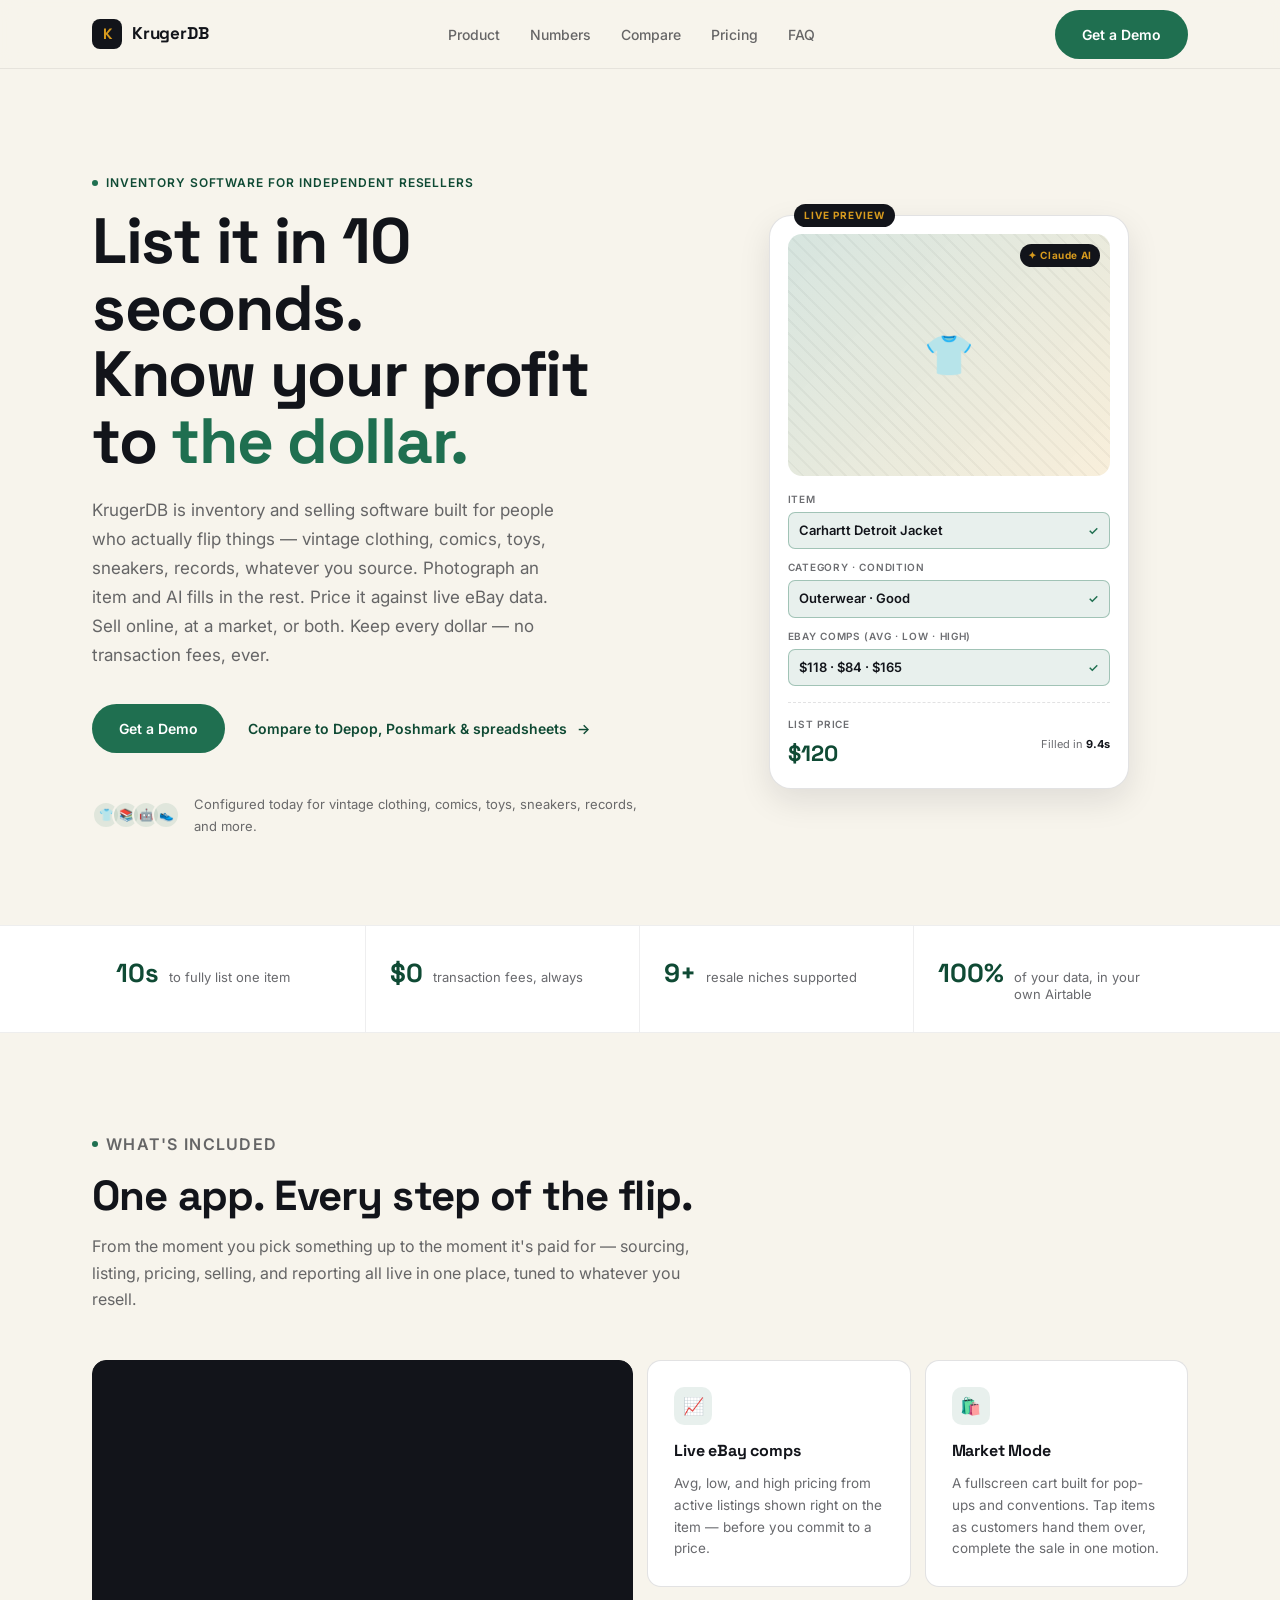
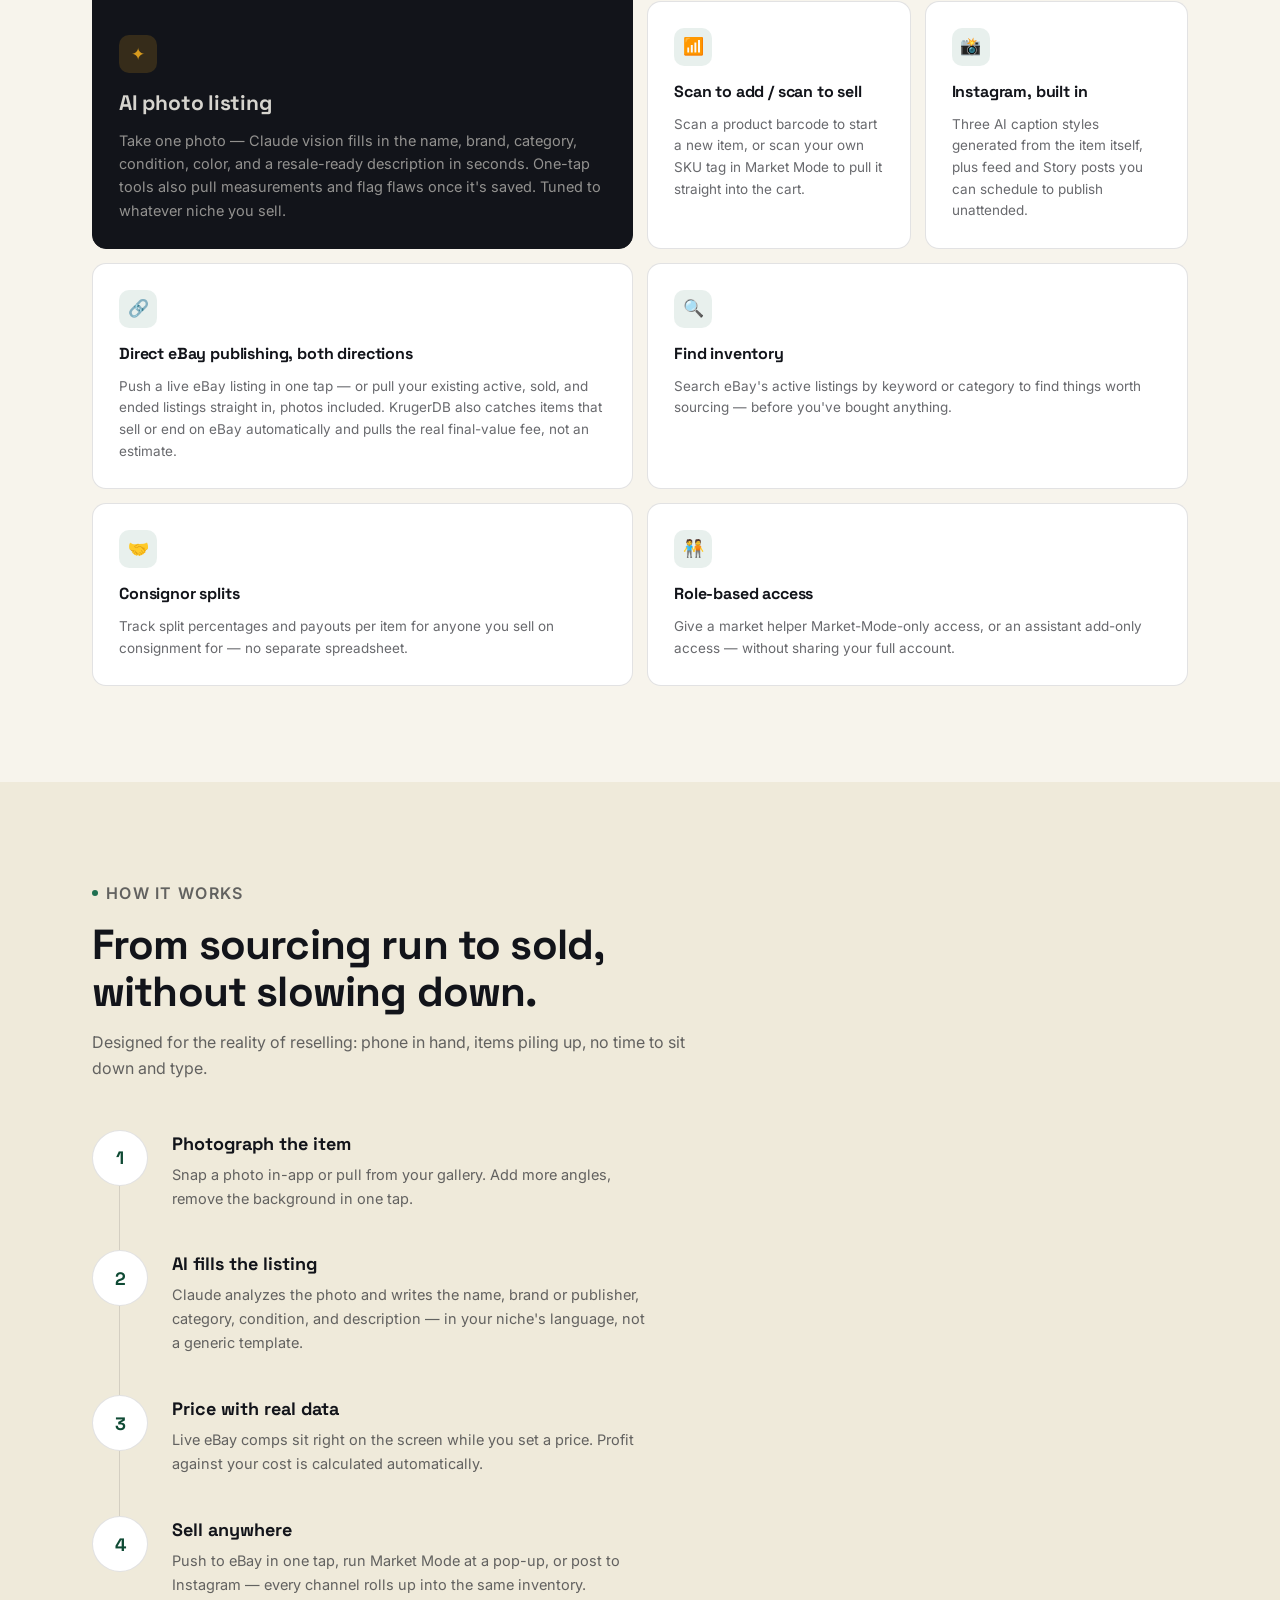
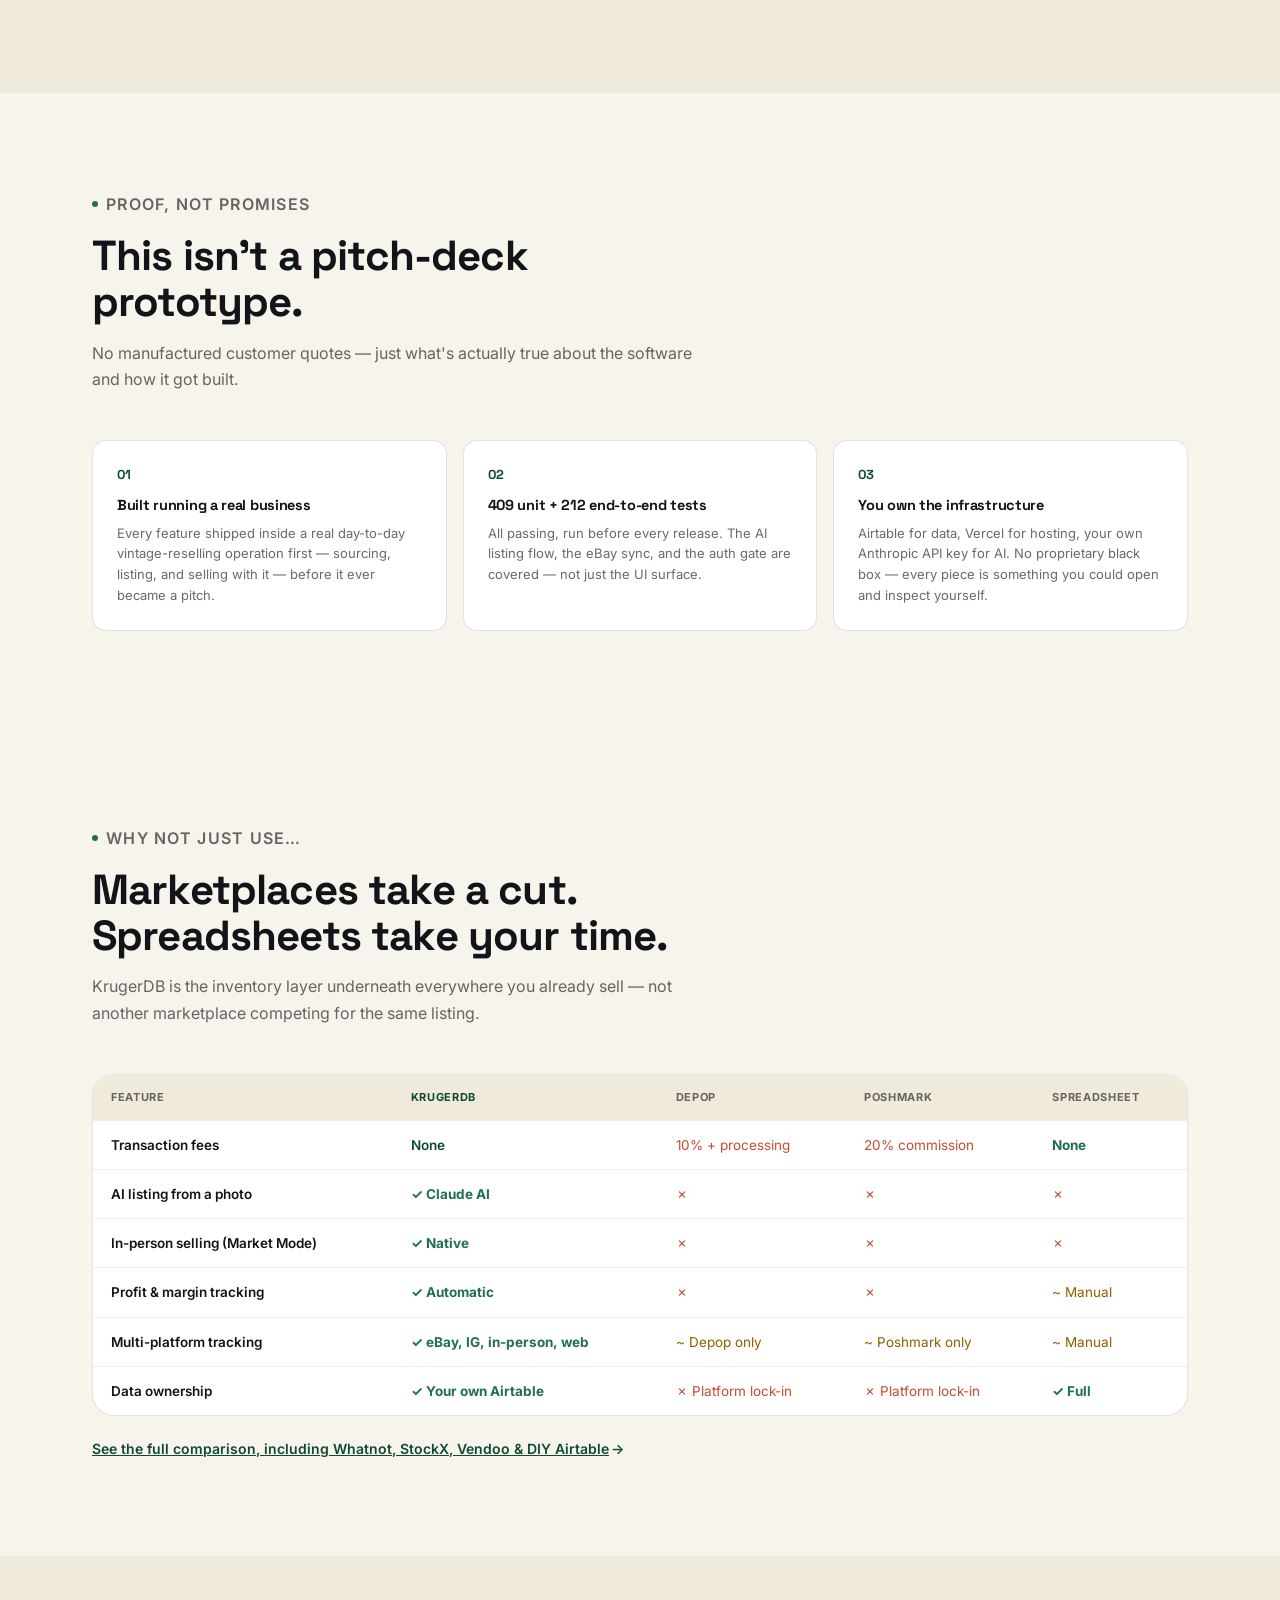
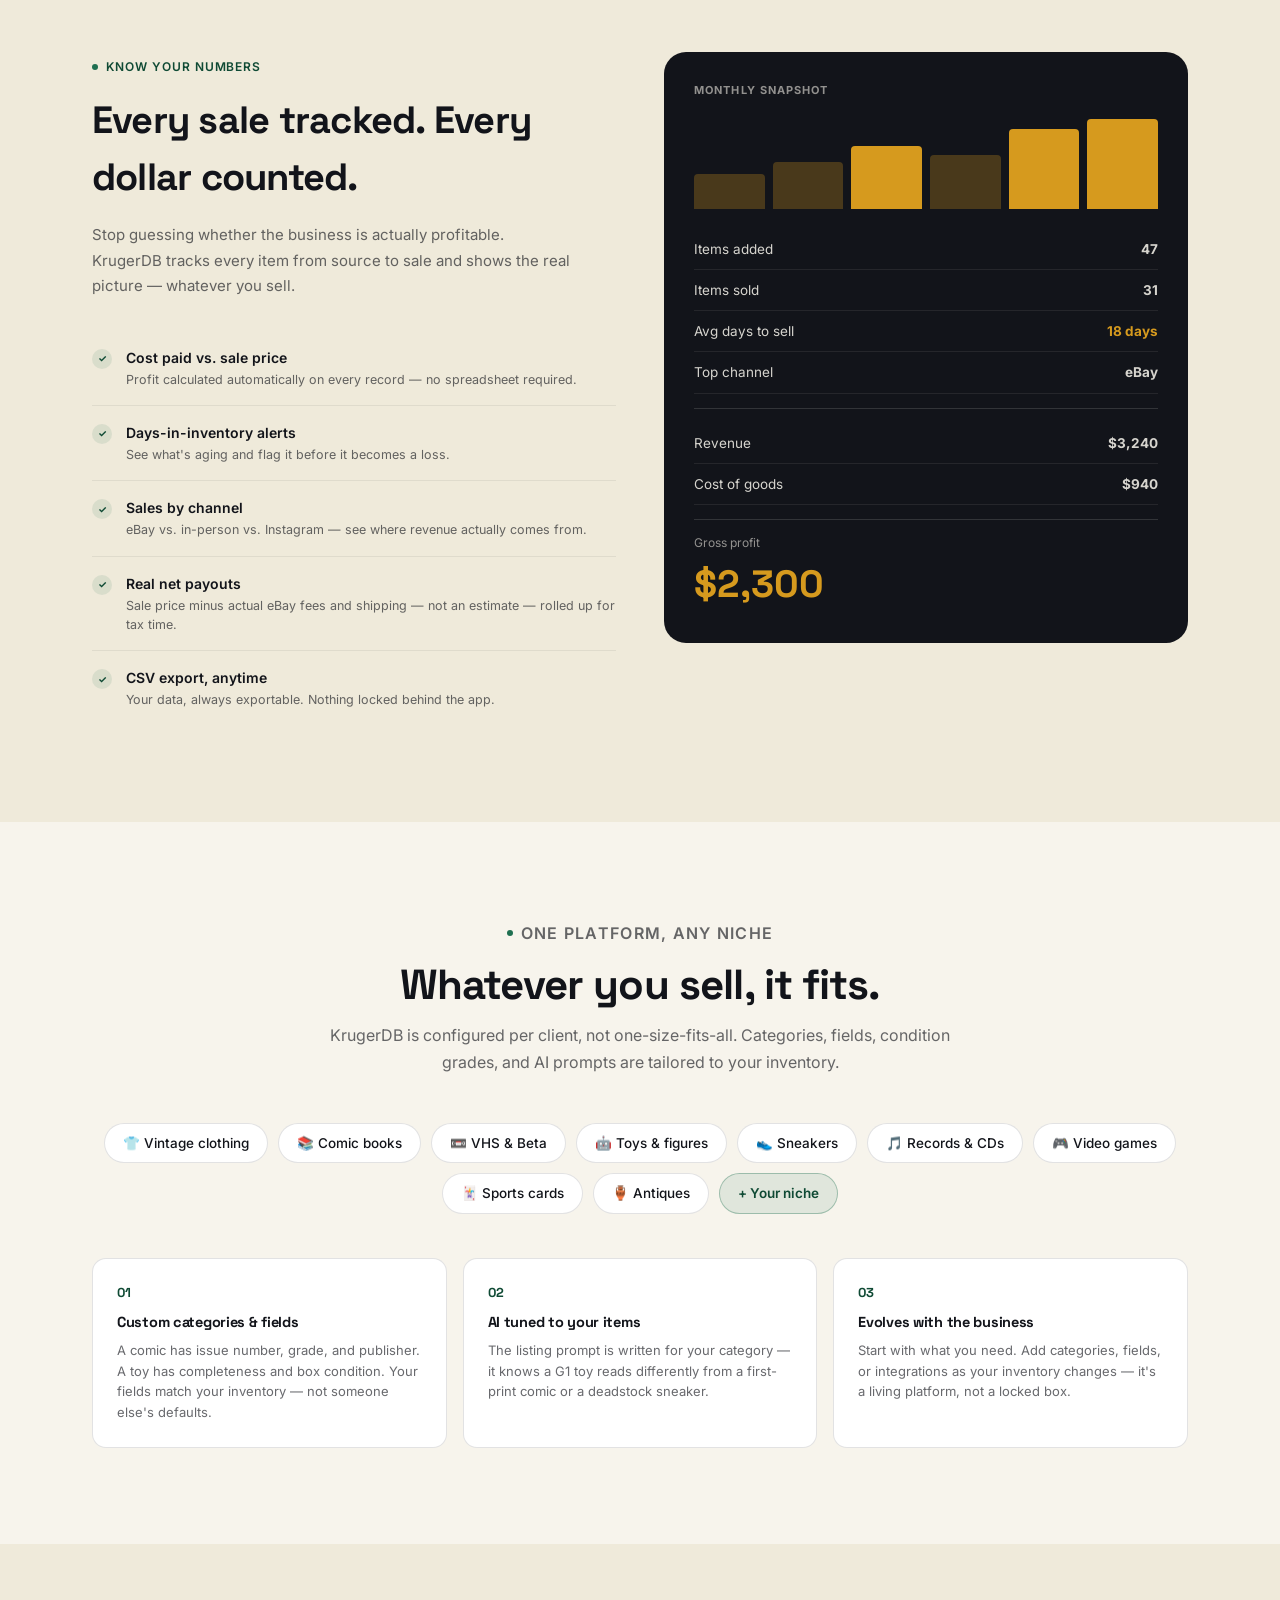
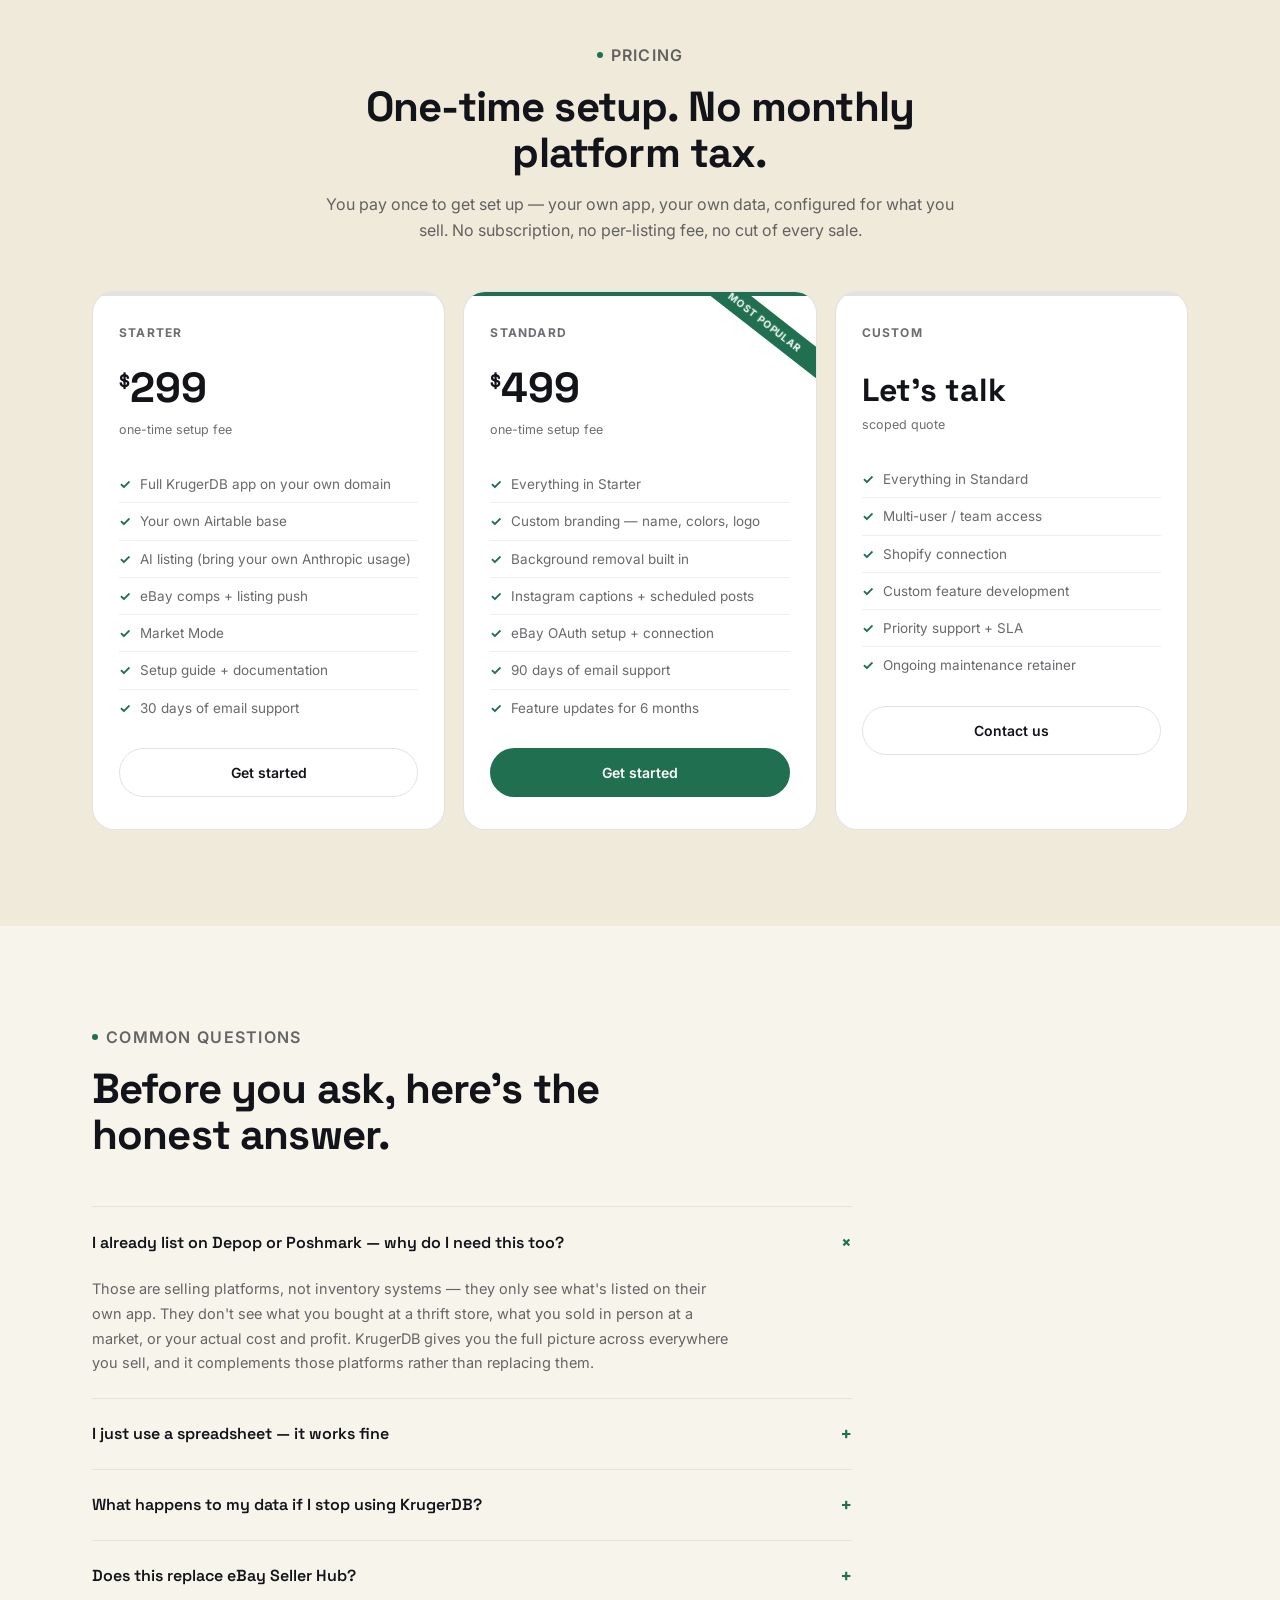
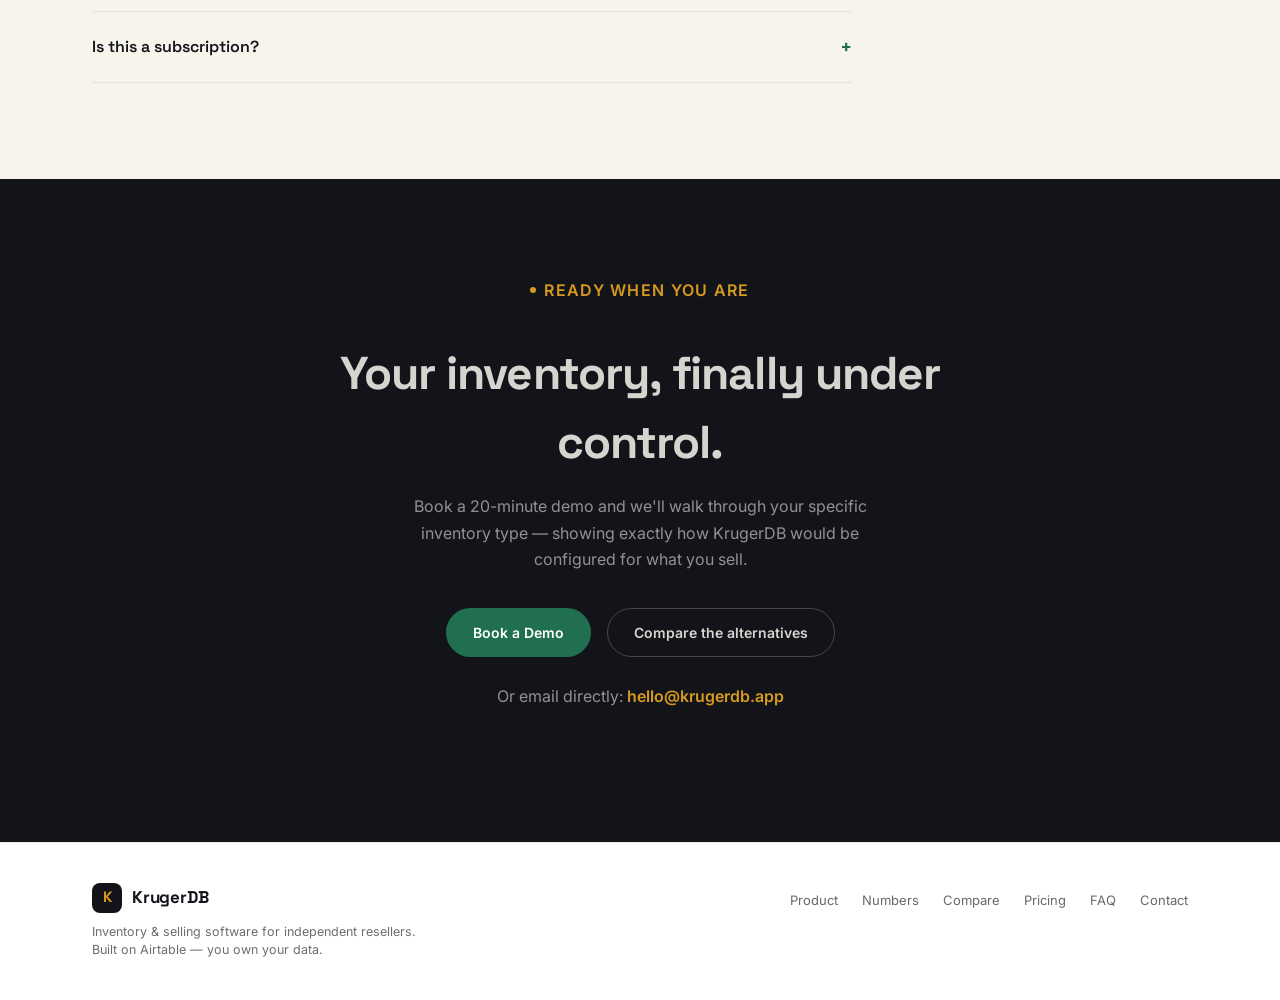
<file: index.html>
<!DOCTYPE html>
<html lang="en">
<head>
<meta charset="UTF-8">
<meta name="viewport" content="width=device-width, initial-scale=1.0">
<title>KrugerDB — Inventory Software for Resellers</title>
<meta name="description" content="KrugerDB is AI-powered inventory and selling software for independent resellers — vintage clothing, comics, toys, sneakers, records, and more. List in 10 seconds, price with live eBay comps, sell in person with Market Mode, and keep every dollar — zero transaction fees, ever.">
<meta property="og:type" content="website">
<meta property="og:site_name" content="KrugerDB">
<meta property="og:title" content="KrugerDB — Inventory Software for Resellers">
<meta property="og:description" content="List in 10 seconds, price with live eBay comps, sell in person with Market Mode. Zero transaction fees, ever.">
<meta property="og:url" content="https://sebastiansells13-bot.github.io/KrugerDB/">
<meta name="twitter:card" content="summary">
<meta name="twitter:title" content="KrugerDB — Inventory Software for Resellers">
<meta name="twitter:description" content="List in 10 seconds, price with live eBay comps, sell in person with Market Mode. Zero transaction fees, ever.">
<link rel="icon" type="image/svg+xml" href="assets/img/favicon.svg">
<link rel="preconnect" href="https://fonts.googleapis.com">
<link rel="preconnect" href="https://fonts.gstatic.com" crossorigin>
<link href="https://fonts.googleapis.com/css2?family=Space+Grotesk:wght@500;700&family=Inter:wght@400;500;600;700&display=swap" rel="stylesheet">
<link rel="stylesheet" href="assets/css/styles.css">
</head>
<body>

<!-- NAV -->
<nav class="nav">
  <div class="nav-inner">
    <a href="index.html" class="brand">
      <span class="brand-mark">K</span>
      <span class="brand-word">KrugerDB</span>
    </a>
    <div class="nav-links">
      <a href="#product">Product</a>
      <a href="#numbers">Numbers</a>
      <a href="compare.html">Compare</a>
      <a href="#pricing">Pricing</a>
      <a href="#faq">FAQ</a>
    </div>
    <div class="nav-cta">
      <a href="mailto:hello@krugerdb.app" class="btn btn-solid">Get a Demo</a>
      <button class="nav-toggle" aria-label="Toggle menu" aria-expanded="false"><span></span></button>
    </div>
  </div>
</nav>

<!-- HERO -->
<header class="hero">
  <div class="wrap hero-grid">
    <div class="hero-copy">
      <p class="eyebrow">Inventory software for independent resellers</p>
      <h1>List it in 10 seconds.<br>Know your profit to <span class="accent">the dollar.</span></h1>
      <p>KrugerDB is inventory and selling software built for people who actually flip things — vintage clothing, comics, toys, sneakers, records, whatever you source. Photograph an item and AI fills in the rest. Price it against live eBay data. Sell online, at a market, or both. Keep every dollar — no transaction fees, ever.</p>
      <div class="hero-actions">
        <a href="mailto:hello@krugerdb.app" class="btn btn-solid">Get a Demo</a>
        <a href="compare.html" class="btn btn-ghost">Compare to Depop, Poshmark &amp; spreadsheets</a>
      </div>
      <div class="hero-proof">
        <div class="hero-proof-avatars">
          <span>👕</span><span>📚</span><span>🤖</span><span>👟</span>
        </div>
        <p>Configured today for vintage clothing, comics, toys, sneakers, records, and more.</p>
      </div>
    </div>

    <div class="hero-visual">
      <div class="phone">
        <div class="phone-photo">
          👕
          <div class="phone-ai-chip">Claude AI</div>
        </div>
        <div class="phone-field">
          <div class="phone-field-label">Item</div>
          <div class="phone-field-value">Carhartt Detroit Jacket <span class="tick">✓</span></div>
        </div>
        <div class="phone-field">
          <div class="phone-field-label">Category · Condition</div>
          <div class="phone-field-value">Outerwear · Good <span class="tick">✓</span></div>
        </div>
        <div class="phone-field">
          <div class="phone-field-label">eBay comps (avg · low · high)</div>
          <div class="phone-field-value">$118 · $84 · $165 <span class="tick">✓</span></div>
        </div>
        <div class="phone-footer">
          <div>
            <div class="phone-field-label">List price</div>
            <div class="phone-price">$120</div>
          </div>
          <div class="phone-timer">Filled in <strong>9.4s</strong></div>
        </div>
      </div>
    </div>
  </div>
</header>

<!-- STAT STRIP -->
<div class="stat-strip">
  <div class="wrap">
    <div class="stat"><span class="stat-num">10s</span><span class="stat-label">to fully list one item</span></div>
    <div class="stat"><span class="stat-num">$0</span><span class="stat-label">transaction fees, always</span></div>
    <div class="stat"><span class="stat-num">9+</span><span class="stat-label">resale niches supported</span></div>
    <div class="stat"><span class="stat-num">100%</span><span class="stat-label">of your data, in your own Airtable</span></div>
  </div>
</div>

<!-- FEATURES (bento) -->
<section id="product">
  <div class="wrap">
    <div class="section-head reveal">
      <p class="eyebrow">What's included</p>
      <h2>One app. Every step of the flip.</h2>
      <p>From the moment you pick something up to the moment it's paid for — sourcing, listing, pricing, selling, and reporting all live in one place, tuned to whatever you resell.</p>
    </div>

    <div class="bento">
      <div class="bento-card lg feature reveal">
        <div class="bento-icon">✦</div>
        <div class="bento-title">AI photo listing</div>
        <div class="bento-desc">Take one photo — Claude vision fills in the name, brand, category, condition, color, and a resale-ready description in seconds. One-tap tools also pull measurements and flag flaws once it's saved. Tuned to whatever niche you sell.</div>
      </div>
      <div class="bento-card reveal">
        <div class="bento-icon">📈</div>
        <div class="bento-title">Live eBay comps</div>
        <div class="bento-desc">Avg, low, and high pricing from active listings shown right on the item — before you commit to a price.</div>
      </div>
      <div class="bento-card reveal">
        <div class="bento-icon">🛍️</div>
        <div class="bento-title">Market Mode</div>
        <div class="bento-desc">A fullscreen cart built for pop-ups and conventions. Tap items as customers hand them over, complete the sale in one motion.</div>
      </div>
      <div class="bento-card reveal">
        <div class="bento-icon">📶</div>
        <div class="bento-title">Scan to add / scan to sell</div>
        <div class="bento-desc">Scan a product barcode to start a new item, or scan your own SKU tag in Market Mode to pull it straight into the cart.</div>
      </div>
      <div class="bento-card reveal">
        <div class="bento-icon">📸</div>
        <div class="bento-title">Instagram, built in</div>
        <div class="bento-desc">Three AI caption styles generated from the item itself, plus feed and Story posts you can schedule to publish unattended.</div>
      </div>
      <div class="bento-card wide reveal">
        <div class="bento-icon">🔗</div>
        <div class="bento-title">Direct eBay publishing, both directions</div>
        <div class="bento-desc">Push a live eBay listing in one tap — or pull your existing active, sold, and ended listings straight in, photos included. KrugerDB also catches items that sell or end on eBay automatically and pulls the real final-value fee, not an estimate.</div>
      </div>
      <div class="bento-card wide reveal">
        <div class="bento-icon">🔍</div>
        <div class="bento-title">Find inventory</div>
        <div class="bento-desc">Search eBay's active listings by keyword or category to find things worth sourcing — before you've bought anything.</div>
      </div>
      <div class="bento-card wide reveal">
        <div class="bento-icon">🤝</div>
        <div class="bento-title">Consignor splits</div>
        <div class="bento-desc">Track split percentages and payouts per item for anyone you sell on consignment for — no separate spreadsheet.</div>
      </div>
      <div class="bento-card wide reveal">
        <div class="bento-icon">🧑‍🤝‍🧑</div>
        <div class="bento-title">Role-based access</div>
        <div class="bento-desc">Give a market helper Market-Mode-only access, or an assistant add-only access — without sharing your full account.</div>
      </div>
    </div>
  </div>
</section>

<!-- HOW IT WORKS -->
<section class="alt" id="how">
  <div class="wrap">
    <div class="section-head reveal">
      <p class="eyebrow">How it works</p>
      <h2>From sourcing run to sold, without slowing down.</h2>
      <p>Designed for the reality of reselling: phone in hand, items piling up, no time to sit down and type.</p>
    </div>

    <div class="timeline reveal">
      <div class="tl-step">
        <div class="tl-num">1</div>
        <div>
          <div class="tl-title">Photograph the item</div>
          <div class="tl-body">Snap a photo in-app or pull from your gallery. Add more angles, remove the background in one tap.</div>
        </div>
      </div>
      <div class="tl-step">
        <div class="tl-num">2</div>
        <div>
          <div class="tl-title">AI fills the listing</div>
          <div class="tl-body">Claude analyzes the photo and writes the name, brand or publisher, category, condition, and description — in your niche's language, not a generic template.</div>
        </div>
      </div>
      <div class="tl-step">
        <div class="tl-num">3</div>
        <div>
          <div class="tl-title">Price with real data</div>
          <div class="tl-body">Live eBay comps sit right on the screen while you set a price. Profit against your cost is calculated automatically.</div>
        </div>
      </div>
      <div class="tl-step">
        <div class="tl-num">4</div>
        <div>
          <div class="tl-title">Sell anywhere</div>
          <div class="tl-body">Push to eBay in one tap, run Market Mode at a pop-up, or post to Instagram — every channel rolls up into the same inventory.</div>
        </div>
      </div>
    </div>
  </div>
</section>

<!-- PROOF -->
<section id="proof">
  <div class="wrap">
    <div class="section-head reveal">
      <p class="eyebrow">Proof, not promises</p>
      <h2>This isn't a pitch-deck prototype.</h2>
      <p>No manufactured customer quotes — just what's actually true about the software and how it got built.</p>
    </div>

    <div class="trio reveal">
      <div class="trio-card">
        <div class="n">01</div>
        <h4>Built running a real business</h4>
        <p>Every feature shipped inside a real day-to-day vintage-reselling operation first — sourcing, listing, and selling with it — before it ever became a pitch.</p>
      </div>
      <div class="trio-card">
        <div class="n">02</div>
        <h4>409 unit + 212 end-to-end tests</h4>
        <p>All passing, run before every release. The AI listing flow, the eBay sync, and the auth gate are covered — not just the UI surface.</p>
      </div>
      <div class="trio-card">
        <div class="n">03</div>
        <h4>You own the infrastructure</h4>
        <p>Airtable for data, Vercel for hosting, your own Anthropic API key for AI. No proprietary black box — every piece is something you could open and inspect yourself.</p>
      </div>
    </div>
  </div>
</section>

<!-- MINI COMPARE -->
<section id="compare-preview">
  <div class="wrap">
    <div class="section-head reveal">
      <p class="eyebrow">Why not just use…</p>
      <h2>Marketplaces take a cut. Spreadsheets take your time.</h2>
      <p>KrugerDB is the inventory layer underneath everywhere you already sell — not another marketplace competing for the same listing.</p>
    </div>

    <div class="mini-compare reveal" tabindex="0" role="region" aria-label="Comparison table">
      <table>
        <thead>
          <tr>
            <th>Feature</th>
            <th class="us">KrugerDB</th>
            <th>Depop</th>
            <th>Poshmark</th>
            <th>Spreadsheet</th>
          </tr>
        </thead>
        <tbody>
          <tr>
            <td>Transaction fees</td>
            <td class="us">None</td>
            <td><span class="mark-no">10% + processing</span></td>
            <td><span class="mark-no">20% commission</span></td>
            <td><span class="mark-yes">None</span></td>
          </tr>
          <tr>
            <td>AI listing from a photo</td>
            <td class="us"><span class="mark-yes">✓ Claude AI</span></td>
            <td><span class="mark-no">✗</span></td>
            <td><span class="mark-no">✗</span></td>
            <td><span class="mark-no">✗</span></td>
          </tr>
          <tr>
            <td>In-person selling (Market Mode)</td>
            <td class="us"><span class="mark-yes">✓ Native</span></td>
            <td><span class="mark-no">✗</span></td>
            <td><span class="mark-no">✗</span></td>
            <td><span class="mark-no">✗</span></td>
          </tr>
          <tr>
            <td>Profit &amp; margin tracking</td>
            <td class="us"><span class="mark-yes">✓ Automatic</span></td>
            <td><span class="mark-no">✗</span></td>
            <td><span class="mark-no">✗</span></td>
            <td><span class="mark-partial">~ Manual</span></td>
          </tr>
          <tr>
            <td>Multi-platform tracking</td>
            <td class="us"><span class="mark-yes">✓ eBay, IG, in-person, web</span></td>
            <td><span class="mark-partial">~ Depop only</span></td>
            <td><span class="mark-partial">~ Poshmark only</span></td>
            <td><span class="mark-partial">~ Manual</span></td>
          </tr>
          <tr>
            <td>Data ownership</td>
            <td class="us"><span class="mark-yes">✓ Your own Airtable</span></td>
            <td><span class="mark-no">✗ Platform lock-in</span></td>
            <td><span class="mark-no">✗ Platform lock-in</span></td>
            <td><span class="mark-yes">✓ Full</span></td>
          </tr>
        </tbody>
      </table>
    </div>
    <p style="margin-top:20px"><a href="compare.html" class="btn-ghost" style="font-size:14px">See the full comparison, including Whatnot, StockX, Vendoo &amp; DIY Airtable</a></p>
  </div>
</section>

<!-- NUMBERS / LEDGER -->
<section class="alt" id="numbers">
  <div class="wrap">
    <div class="ledger-grid">
      <div>
        <p class="eyebrow">Know your numbers</p>
        <h2 style="font-size:clamp(26px,3vw,38px);margin-bottom:16px">Every sale tracked. Every dollar counted.</h2>
        <p style="font-size:15px;color:var(--ink-soft);line-height:1.7;margin-bottom:32px;max-width:480px">Stop guessing whether the business is actually profitable. KrugerDB tracks every item from source to sale and shows the real picture — whatever you sell.</p>

        <ul class="ledger-list reveal">
          <li>
            <div class="ledger-check">✓</div>
            <div><div class="ledger-item-title">Cost paid vs. sale price</div><div class="ledger-item-desc">Profit calculated automatically on every record — no spreadsheet required.</div></div>
          </li>
          <li>
            <div class="ledger-check">✓</div>
            <div><div class="ledger-item-title">Days-in-inventory alerts</div><div class="ledger-item-desc">See what's aging and flag it before it becomes a loss.</div></div>
          </li>
          <li>
            <div class="ledger-check">✓</div>
            <div><div class="ledger-item-title">Sales by channel</div><div class="ledger-item-desc">eBay vs. in-person vs. Instagram — see where revenue actually comes from.</div></div>
          </li>
          <li>
            <div class="ledger-check">✓</div>
            <div><div class="ledger-item-title">Real net payouts</div><div class="ledger-item-desc">Sale price minus actual eBay fees and shipping — not an estimate — rolled up for tax time.</div></div>
          </li>
          <li>
            <div class="ledger-check">✓</div>
            <div><div class="ledger-item-title">CSV export, anytime</div><div class="ledger-item-desc">Your data, always exportable. Nothing locked behind the app.</div></div>
          </li>
        </ul>
      </div>

      <div class="reveal">
        <div class="ledger-card">
          <div class="ledger-card-title">Monthly snapshot</div>
          <div class="ledger-bars">
            <div class="bar" style="height:38%"></div>
            <div class="bar" style="height:52%"></div>
            <div class="bar up" style="height:70%"></div>
            <div class="bar" style="height:60%"></div>
            <div class="bar up" style="height:88%"></div>
            <div class="bar up" style="height:100%"></div>
          </div>
          <div class="ledger-row"><span>Items added</span><span class="v">47</span></div>
          <div class="ledger-row"><span>Items sold</span><span class="v">31</span></div>
          <div class="ledger-row"><span>Avg days to sell</span><span class="v gold">18 days</span></div>
          <div class="ledger-row"><span>Top channel</span><span class="v">eBay</span></div>
          <hr class="ledger-divider">
          <div class="ledger-row"><span>Revenue</span><span class="v">$3,240</span></div>
          <div class="ledger-row"><span>Cost of goods</span><span class="v">$940</span></div>
          <hr class="ledger-divider">
          <div class="ledger-big-label">Gross profit</div>
          <div class="ledger-big-num">$2,300</div>
        </div>
      </div>
    </div>
  </div>
</section>

<!-- NICHES -->
<section id="niches">
  <div class="wrap">
    <div class="section-head center reveal" style="margin-left:auto;margin-right:auto">
      <p class="eyebrow" style="justify-content:center">One platform, any niche</p>
      <h2>Whatever you sell, it fits.</h2>
      <p>KrugerDB is configured per client, not one-size-fits-all. Categories, fields, condition grades, and AI prompts are tailored to your inventory.</p>
    </div>

    <div class="chip-row reveal" style="justify-content:center">
      <span class="chip">👕 Vintage clothing</span>
      <span class="chip">📚 Comic books</span>
      <span class="chip">📼 VHS &amp; Beta</span>
      <span class="chip">🤖 Toys &amp; figures</span>
      <span class="chip">👟 Sneakers</span>
      <span class="chip">🎵 Records &amp; CDs</span>
      <span class="chip">🎮 Video games</span>
      <span class="chip">🃏 Sports cards</span>
      <span class="chip">🏺 Antiques</span>
      <span class="chip plus">+ Your niche</span>
    </div>

    <div class="trio reveal">
      <div class="trio-card">
        <div class="n">01</div>
        <h4>Custom categories &amp; fields</h4>
        <p>A comic has issue number, grade, and publisher. A toy has completeness and box condition. Your fields match your inventory — not someone else's defaults.</p>
      </div>
      <div class="trio-card">
        <div class="n">02</div>
        <h4>AI tuned to your items</h4>
        <p>The listing prompt is written for your category — it knows a G1 toy reads differently from a first-print comic or a deadstock sneaker.</p>
      </div>
      <div class="trio-card">
        <div class="n">03</div>
        <h4>Evolves with the business</h4>
        <p>Start with what you need. Add categories, fields, or integrations as your inventory changes — it's a living platform, not a locked box.</p>
      </div>
    </div>
  </div>
</section>

<!-- PRICING -->
<section class="alt" id="pricing">
  <div class="wrap">
    <div class="section-head center reveal">
      <p class="eyebrow" style="justify-content:center">Pricing</p>
      <h2>One-time setup. No monthly platform tax.</h2>
      <p>You pay once to get set up — your own app, your own data, configured for what you sell. No subscription, no per-listing fee, no cut of every sale.</p>
    </div>

    <div class="price-grid reveal">
      <div class="price-card">
        <div class="price-name">Starter</div>
        <div class="price-num"><sup>$</sup>299</div>
        <div class="price-sub">one-time setup fee</div>
        <ul class="price-list">
          <li>Full KrugerDB app on your own domain</li>
          <li>Your own Airtable base</li>
          <li>AI listing (bring your own Anthropic usage)</li>
          <li>eBay comps + listing push</li>
          <li>Market Mode</li>
          <li>Setup guide + documentation</li>
          <li>30 days of email support</li>
        </ul>
        <a href="mailto:hello@krugerdb.app" class="btn btn-line">Get started</a>
      </div>

      <div class="price-card hi">
        <div class="price-ribbon">Most popular</div>
        <div class="price-name">Standard</div>
        <div class="price-num"><sup>$</sup>499</div>
        <div class="price-sub">one-time setup fee</div>
        <ul class="price-list">
          <li>Everything in Starter</li>
          <li>Custom branding — name, colors, logo</li>
          <li>Background removal built in</li>
          <li>Instagram captions + scheduled posts</li>
          <li>eBay OAuth setup + connection</li>
          <li>90 days of email support</li>
          <li>Feature updates for 6 months</li>
        </ul>
        <a href="mailto:hello@krugerdb.app" class="btn btn-solid">Get started</a>
      </div>

      <div class="price-card">
        <div class="price-name">Custom</div>
        <div class="price-num" style="font-size:32px;padding-top:10px">Let's talk</div>
        <div class="price-sub">scoped quote</div>
        <ul class="price-list">
          <li>Everything in Standard</li>
          <li>Multi-user / team access</li>
          <li>Shopify connection</li>
          <li>Custom feature development</li>
          <li>Priority support + SLA</li>
          <li>Ongoing maintenance retainer</li>
        </ul>
        <a href="mailto:hello@krugerdb.app" class="btn btn-line">Contact us</a>
      </div>
    </div>
  </div>
</section>

<!-- FAQ -->
<section id="faq">
  <div class="wrap">
    <div class="section-head reveal">
      <p class="eyebrow">Common questions</p>
      <h2>Before you ask, here's the honest answer.</h2>
    </div>

    <div class="faq reveal">
      <div class="faq-item open">
        <button class="faq-q"><span>I already list on Depop or Poshmark — why do I need this too?</span><span class="plus">+</span></button>
        <div class="faq-a"><p>Those are selling platforms, not inventory systems — they only see what's listed on their own app. They don't see what you bought at a thrift store, what you sold in person at a market, or your actual cost and profit. KrugerDB gives you the full picture across everywhere you sell, and it complements those platforms rather than replacing them.</p></div>
      </div>
      <div class="faq-item">
        <button class="faq-q"><span>I just use a spreadsheet — it works fine</span><span class="plus">+</span></button>
        <div class="faq-a"><p>A spreadsheet has no photos, no scanning, no eBay integration, and no way to sell in person. When you're at a pop-up with 200 items and someone wants to buy three at once, a spreadsheet becomes a liability. KrugerDB handles sourcing through sale from your phone.</p></div>
      </div>
      <div class="faq-item">
        <button class="faq-q"><span>What happens to my data if I stop using KrugerDB?</span><span class="plus">+</span></button>
        <div class="faq-a"><p>Nothing happens to it — it's already yours. Everything lives in your own Airtable base under your account. Export the full inventory to CSV anytime. If you stopped using the app tomorrow, every item, photo, and sale record stays exactly where it is.</p></div>
      </div>
      <div class="faq-item">
        <button class="faq-q"><span>Does this replace eBay Seller Hub?</span><span class="plus">+</span></button>
        <div class="faq-a"><p>No — it works alongside it. Seller Hub tells you what sold, but not what actually landed in your bank account after fees and shipping, and it has no idea what you paid for the item to begin with. KrugerDB imports what you've already listed, detects sales and ended listings automatically, and pulls the real fee and shipping numbers from eBay's own data — then nets that against your cost.</p></div>
      </div>
      <div class="faq-item">
        <button class="faq-q"><span>Is this a subscription?</span><span class="plus">+</span></button>
        <div class="faq-a"><p>No. Setup is a one-time fee based on the tier you choose. You'll separately pay your own usage for the third-party services the app calls on your behalf — Anthropic for AI, Airtable for your database — which for most independent resellers runs a few dollars a month, not a platform tax on every sale.</p></div>
      </div>
    </div>
  </div>
</section>

<!-- CTA -->
<section class="ink cta-section">
  <div class="wrap">
    <p class="eyebrow" style="justify-content:center">Ready when you are</p>
    <h2>Your inventory, finally under control.</h2>
    <p>Book a 20-minute demo and we'll walk through your specific inventory type — showing exactly how KrugerDB would be configured for what you sell.</p>
    <div class="cta-actions">
      <a href="mailto:hello@krugerdb.app" class="btn btn-solid">Book a Demo</a>
      <a href="compare.html" class="btn btn-line">Compare the alternatives</a>
    </div>
    <p class="cta-note">Or email directly: <a href="mailto:hello@krugerdb.app">hello@krugerdb.app</a></p>
  </div>
</section>

<!-- FOOTER -->
<footer>
  <div class="wrap footer-inner">
    <div>
      <a href="index.html" class="brand"><span class="brand-mark">K</span><span class="brand-word">KrugerDB</span></a>
      <p class="footer-note">Inventory &amp; selling software for independent resellers.<br>Built on Airtable — you own your data.</p>
    </div>
    <div class="footer-links">
      <a href="#product">Product</a>
      <a href="#numbers">Numbers</a>
      <a href="compare.html">Compare</a>
      <a href="#pricing">Pricing</a>
      <a href="#faq">FAQ</a>
      <a href="mailto:hello@krugerdb.app">Contact</a>
    </div>
  </div>
</footer>

<script src="assets/js/main.js"></script>
</body>
</html>
</file>
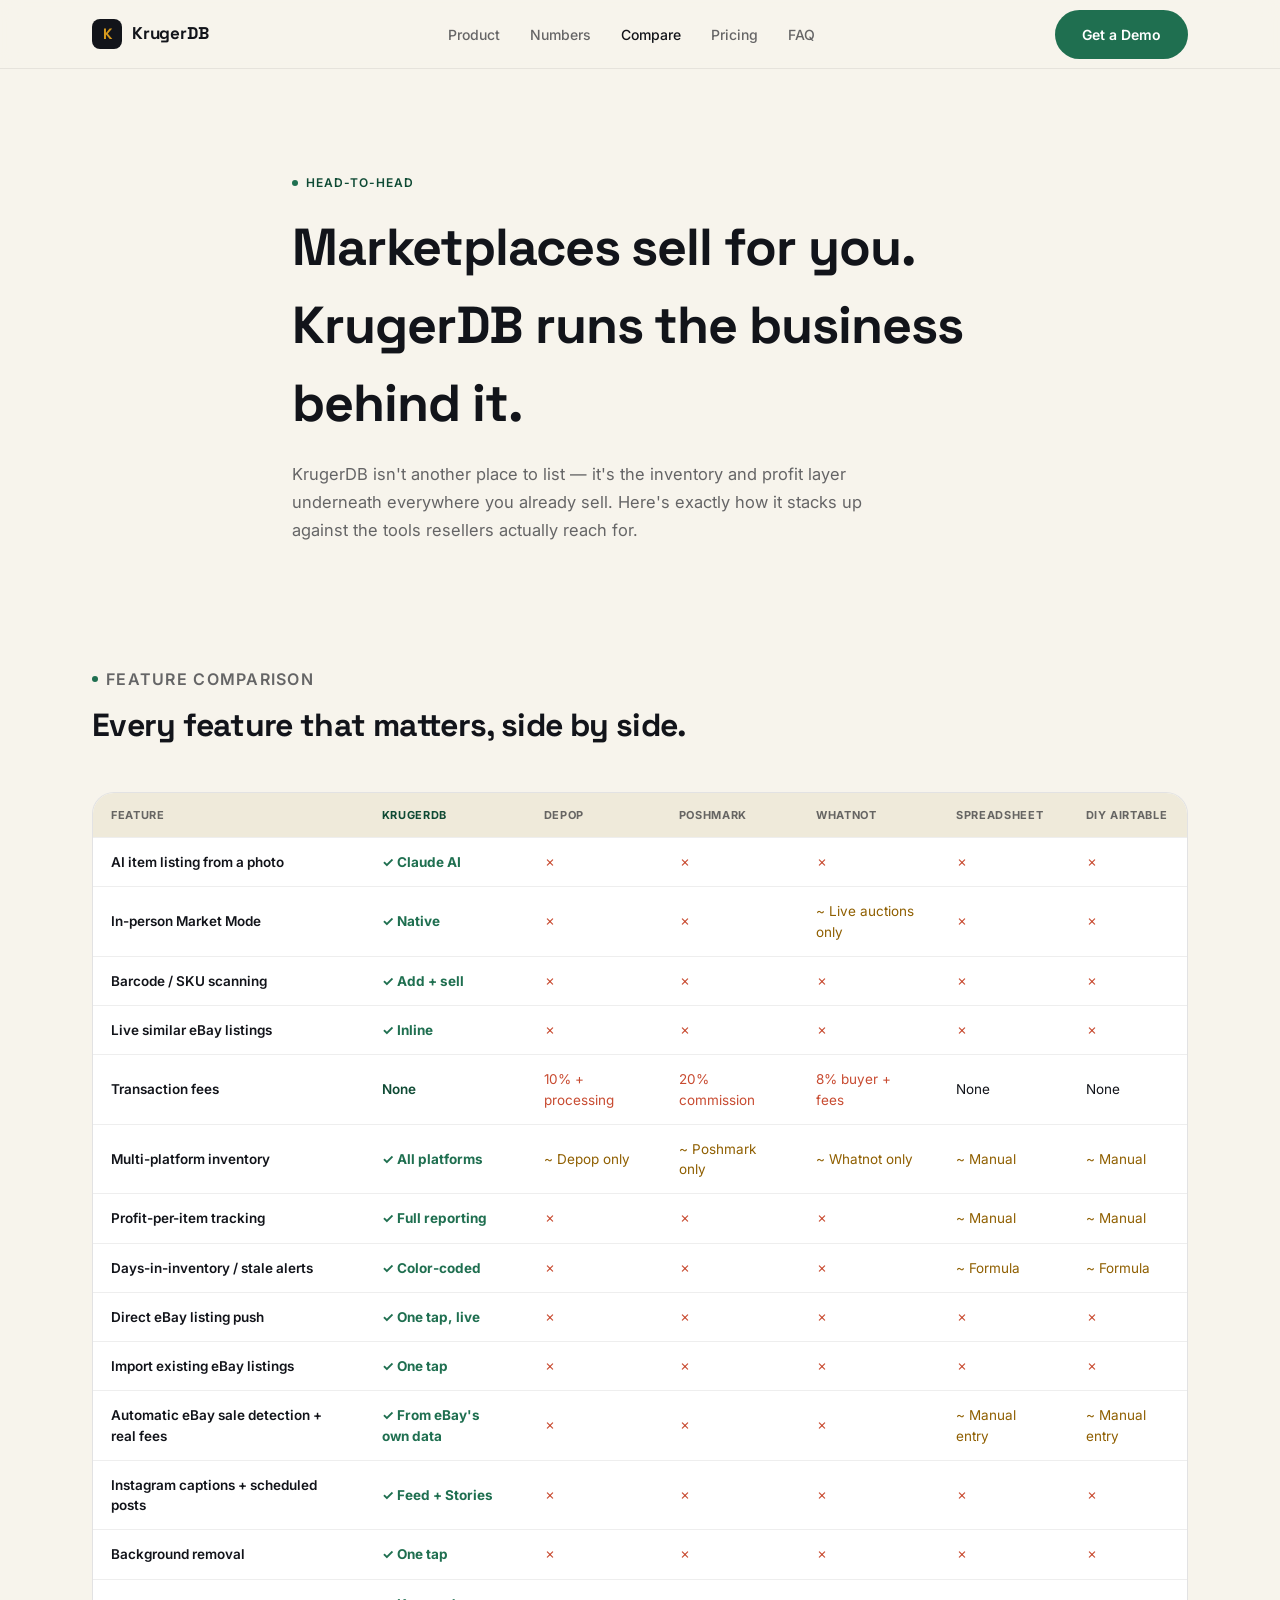
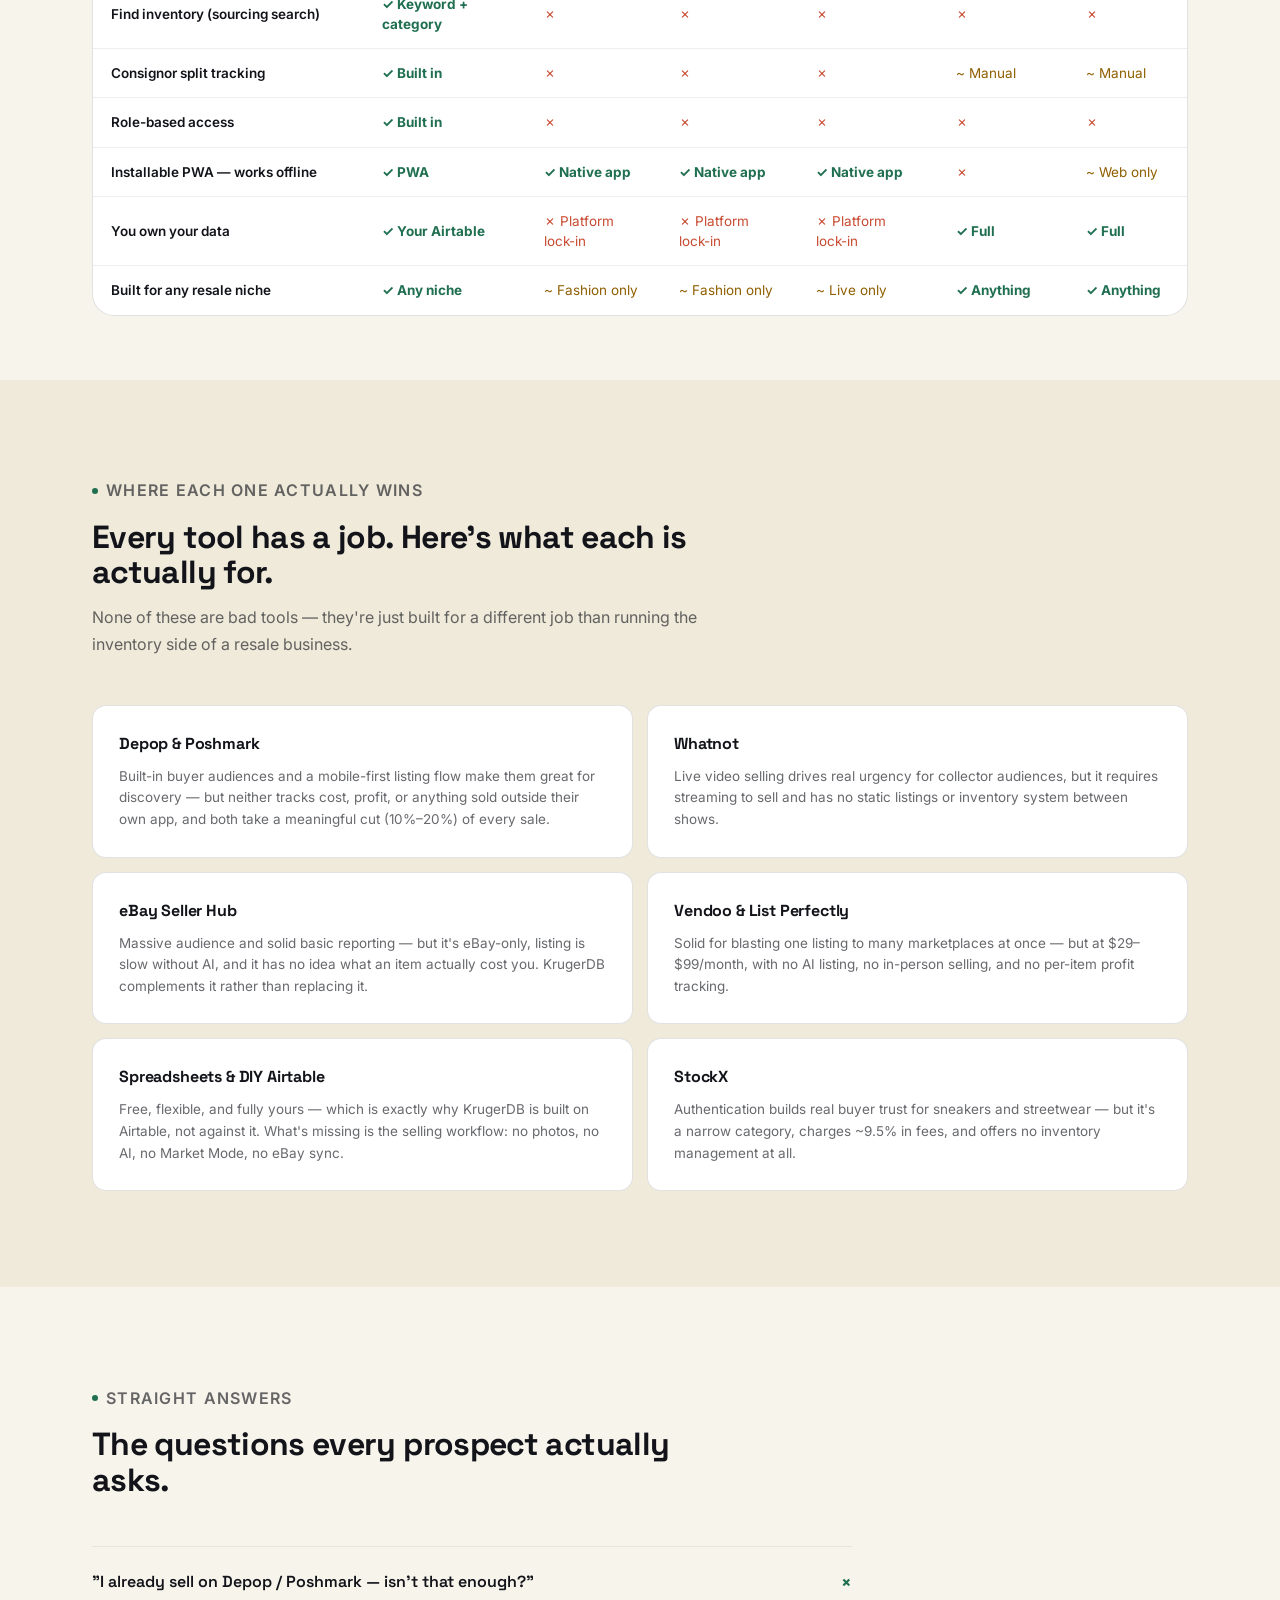
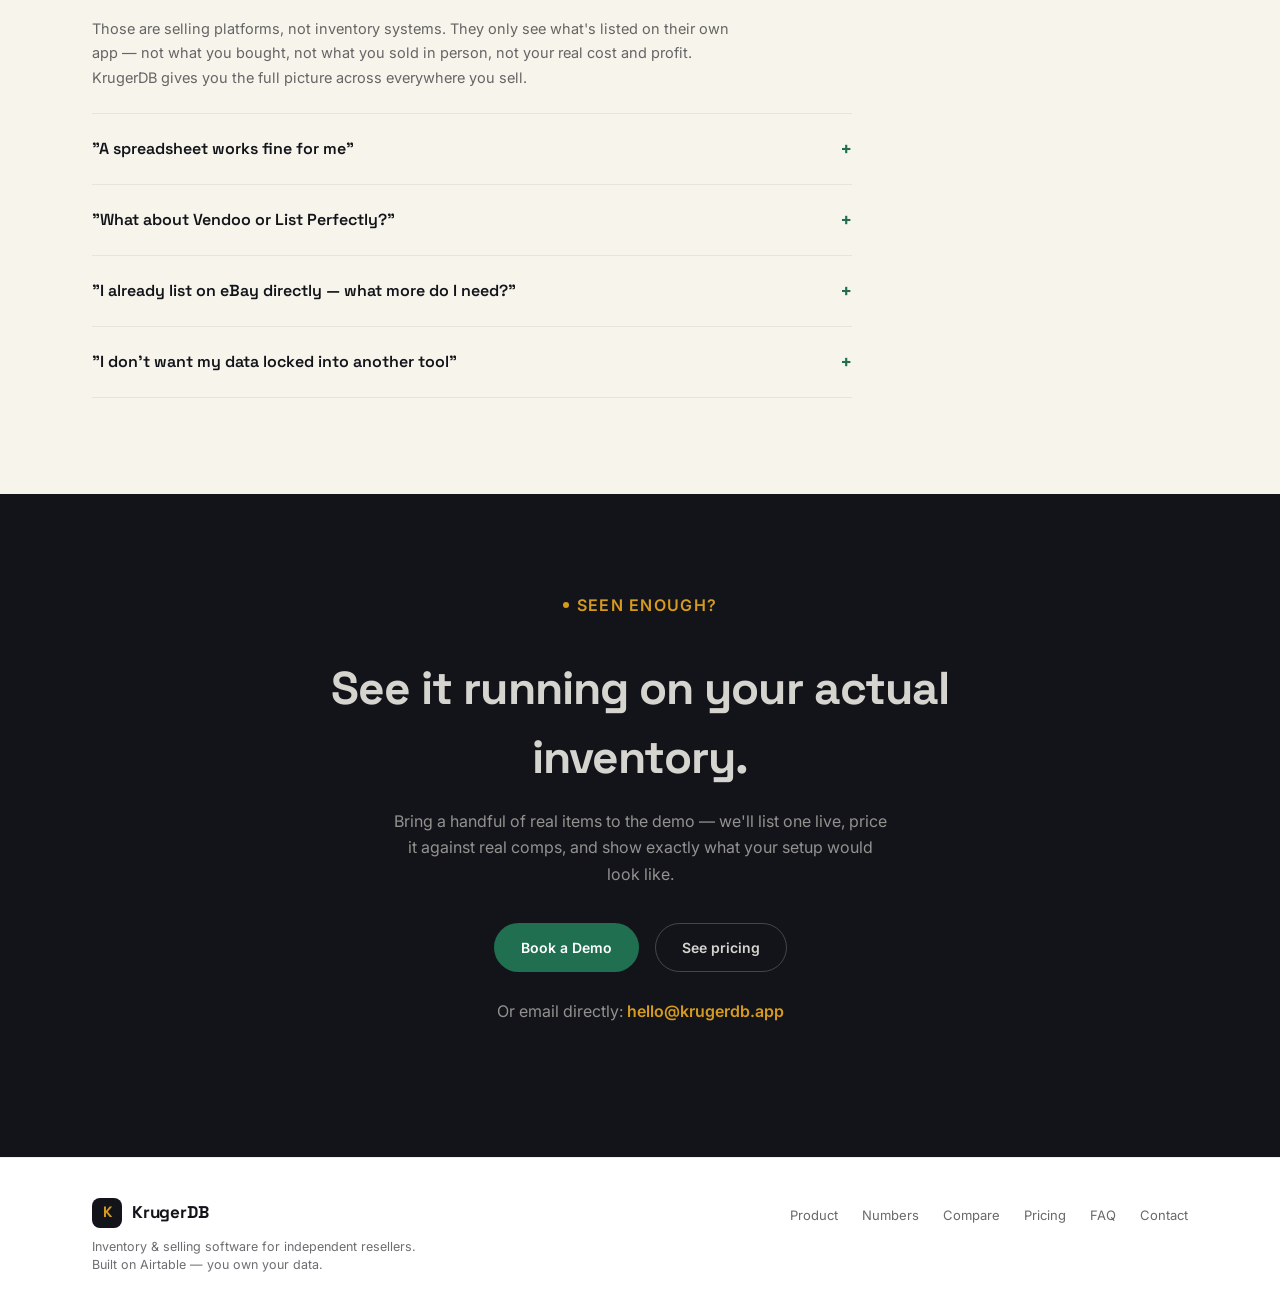
<file: compare.html>
<!DOCTYPE html>
<html lang="en">
<head>
<meta charset="UTF-8">
<meta name="viewport" content="width=device-width, initial-scale=1.0">
<title>KrugerDB vs. Depop, Poshmark, Whatnot &amp; more</title>
<meta name="description" content="How KrugerDB compares to Depop, Poshmark, Whatnot, StockX, eBay Seller Hub, Vendoo, spreadsheets, and DIY Airtable — feature by feature.">
<meta property="og:type" content="website">
<meta property="og:site_name" content="KrugerDB">
<meta property="og:title" content="KrugerDB vs. Depop, Poshmark, Whatnot &amp; more">
<meta property="og:description" content="How KrugerDB compares to every alternative a reseller might reach for — feature by feature.">
<meta property="og:url" content="https://sebastiansells13-bot.github.io/KrugerDB/compare.html">
<meta name="twitter:card" content="summary">
<meta name="twitter:title" content="KrugerDB vs. Depop, Poshmark, Whatnot &amp; more">
<meta name="twitter:description" content="How KrugerDB compares to every alternative a reseller might reach for — feature by feature.">
<link rel="icon" type="image/svg+xml" href="assets/img/favicon.svg">
<link rel="preconnect" href="https://fonts.googleapis.com">
<link rel="preconnect" href="https://fonts.gstatic.com" crossorigin>
<link href="https://fonts.googleapis.com/css2?family=Space+Grotesk:wght@500;700&family=Inter:wght@400;500;600;700&display=swap" rel="stylesheet">
<link rel="stylesheet" href="assets/css/styles.css">
</head>
<body>

<!-- NAV -->
<nav class="nav">
  <div class="nav-inner">
    <a href="index.html" class="brand">
      <span class="brand-mark">K</span>
      <span class="brand-word">KrugerDB</span>
    </a>
    <div class="nav-links">
      <a href="index.html#product">Product</a>
      <a href="index.html#numbers">Numbers</a>
      <a href="compare.html" class="current">Compare</a>
      <a href="index.html#pricing">Pricing</a>
      <a href="index.html#faq">FAQ</a>
    </div>
    <div class="nav-cta">
      <a href="mailto:hello@krugerdb.app" class="btn btn-solid">Get a Demo</a>
      <button class="nav-toggle" aria-label="Toggle menu" aria-expanded="false"><span></span></button>
    </div>
  </div>
</nav>

<!-- HERO -->
<header class="hero" style="padding-bottom:56px">
  <div class="wrap" style="max-width:760px">
    <p class="eyebrow">Head-to-head</p>
    <h1 style="font-size:clamp(32px,4.6vw,52px)">Marketplaces sell for you.<br>KrugerDB runs the <span class="accent">business</span> behind it.</h1>
    <p style="font-size:16.5px;line-height:1.7;color:var(--ink-soft);max-width:600px;margin-top:18px">KrugerDB isn't another place to list — it's the inventory and profit layer underneath everywhere you already sell. Here's exactly how it stacks up against the tools resellers actually reach for.</p>
  </div>
</header>

<!-- FULL COMPARISON TABLE -->
<section class="tight" id="table">
  <div class="wrap">
    <div class="section-head reveal">
      <p class="eyebrow">Feature comparison</p>
      <h2 style="font-size:clamp(24px,3vw,32px)">Every feature that matters, side by side.</h2>
    </div>

    <p class="scroll-hint">Swipe the table sideways to see every alternative →</p>
    <div class="mini-compare compare-full reveal" tabindex="0" role="region" aria-label="Feature comparison table">
      <table>
        <thead>
          <tr>
            <th style="min-width:210px">Feature</th>
            <th class="us">KrugerDB</th>
            <th>Depop</th>
            <th>Poshmark</th>
            <th>Whatnot</th>
            <th>Spreadsheet</th>
            <th>DIY Airtable</th>
          </tr>
        </thead>
        <tbody>
          <tr>
            <td>AI item listing from a photo</td>
            <td class="us"><span class="mark-yes">✓ Claude AI</span></td>
            <td><span class="mark-no">✗</span></td>
            <td><span class="mark-no">✗</span></td>
            <td><span class="mark-no">✗</span></td>
            <td><span class="mark-no">✗</span></td>
            <td><span class="mark-no">✗</span></td>
          </tr>
          <tr>
            <td>In-person Market Mode</td>
            <td class="us"><span class="mark-yes">✓ Native</span></td>
            <td><span class="mark-no">✗</span></td>
            <td><span class="mark-no">✗</span></td>
            <td><span class="mark-partial">~ Live auctions only</span></td>
            <td><span class="mark-no">✗</span></td>
            <td><span class="mark-no">✗</span></td>
          </tr>
          <tr>
            <td>Barcode / SKU scanning</td>
            <td class="us"><span class="mark-yes">✓ Add + sell</span></td>
            <td><span class="mark-no">✗</span></td>
            <td><span class="mark-no">✗</span></td>
            <td><span class="mark-no">✗</span></td>
            <td><span class="mark-no">✗</span></td>
            <td><span class="mark-no">✗</span></td>
          </tr>
          <tr>
            <td>Live similar eBay listings</td>
            <td class="us"><span class="mark-yes">✓ Inline</span></td>
            <td><span class="mark-no">✗</span></td>
            <td><span class="mark-no">✗</span></td>
            <td><span class="mark-no">✗</span></td>
            <td><span class="mark-no">✗</span></td>
            <td><span class="mark-no">✗</span></td>
          </tr>
          <tr>
            <td>Transaction fees</td>
            <td class="us">None</td>
            <td><span class="mark-no">10% + processing</span></td>
            <td><span class="mark-no">20% commission</span></td>
            <td><span class="mark-no">8% buyer + fees</span></td>
            <td>None</td>
            <td>None</td>
          </tr>
          <tr>
            <td>Multi-platform inventory</td>
            <td class="us"><span class="mark-yes">✓ All platforms</span></td>
            <td><span class="mark-partial">~ Depop only</span></td>
            <td><span class="mark-partial">~ Poshmark only</span></td>
            <td><span class="mark-partial">~ Whatnot only</span></td>
            <td><span class="mark-partial">~ Manual</span></td>
            <td><span class="mark-partial">~ Manual</span></td>
          </tr>
          <tr>
            <td>Profit-per-item tracking</td>
            <td class="us"><span class="mark-yes">✓ Full reporting</span></td>
            <td><span class="mark-no">✗</span></td>
            <td><span class="mark-no">✗</span></td>
            <td><span class="mark-no">✗</span></td>
            <td><span class="mark-partial">~ Manual</span></td>
            <td><span class="mark-partial">~ Manual</span></td>
          </tr>
          <tr>
            <td>Days-in-inventory / stale alerts</td>
            <td class="us"><span class="mark-yes">✓ Color-coded</span></td>
            <td><span class="mark-no">✗</span></td>
            <td><span class="mark-no">✗</span></td>
            <td><span class="mark-no">✗</span></td>
            <td><span class="mark-partial">~ Formula</span></td>
            <td><span class="mark-partial">~ Formula</span></td>
          </tr>
          <tr>
            <td>Direct eBay listing push</td>
            <td class="us"><span class="mark-yes">✓ One tap, live</span></td>
            <td><span class="mark-no">✗</span></td>
            <td><span class="mark-no">✗</span></td>
            <td><span class="mark-no">✗</span></td>
            <td><span class="mark-no">✗</span></td>
            <td><span class="mark-no">✗</span></td>
          </tr>
          <tr>
            <td>Import existing eBay listings</td>
            <td class="us"><span class="mark-yes">✓ One tap</span></td>
            <td><span class="mark-no">✗</span></td>
            <td><span class="mark-no">✗</span></td>
            <td><span class="mark-no">✗</span></td>
            <td><span class="mark-no">✗</span></td>
            <td><span class="mark-no">✗</span></td>
          </tr>
          <tr>
            <td>Automatic eBay sale detection + real fees</td>
            <td class="us"><span class="mark-yes">✓ From eBay's own data</span></td>
            <td><span class="mark-no">✗</span></td>
            <td><span class="mark-no">✗</span></td>
            <td><span class="mark-no">✗</span></td>
            <td><span class="mark-partial">~ Manual entry</span></td>
            <td><span class="mark-partial">~ Manual entry</span></td>
          </tr>
          <tr>
            <td>Instagram captions + scheduled posts</td>
            <td class="us"><span class="mark-yes">✓ Feed + Stories</span></td>
            <td><span class="mark-no">✗</span></td>
            <td><span class="mark-no">✗</span></td>
            <td><span class="mark-no">✗</span></td>
            <td><span class="mark-no">✗</span></td>
            <td><span class="mark-no">✗</span></td>
          </tr>
          <tr>
            <td>Background removal</td>
            <td class="us"><span class="mark-yes">✓ One tap</span></td>
            <td><span class="mark-no">✗</span></td>
            <td><span class="mark-no">✗</span></td>
            <td><span class="mark-no">✗</span></td>
            <td><span class="mark-no">✗</span></td>
            <td><span class="mark-no">✗</span></td>
          </tr>
          <tr>
            <td>Find inventory (sourcing search)</td>
            <td class="us"><span class="mark-yes">✓ Keyword + category</span></td>
            <td><span class="mark-no">✗</span></td>
            <td><span class="mark-no">✗</span></td>
            <td><span class="mark-no">✗</span></td>
            <td><span class="mark-no">✗</span></td>
            <td><span class="mark-no">✗</span></td>
          </tr>
          <tr>
            <td>Consignor split tracking</td>
            <td class="us"><span class="mark-yes">✓ Built in</span></td>
            <td><span class="mark-no">✗</span></td>
            <td><span class="mark-no">✗</span></td>
            <td><span class="mark-no">✗</span></td>
            <td><span class="mark-partial">~ Manual</span></td>
            <td><span class="mark-partial">~ Manual</span></td>
          </tr>
          <tr>
            <td>Role-based access</td>
            <td class="us"><span class="mark-yes">✓ Built in</span></td>
            <td><span class="mark-no">✗</span></td>
            <td><span class="mark-no">✗</span></td>
            <td><span class="mark-no">✗</span></td>
            <td><span class="mark-no">✗</span></td>
            <td><span class="mark-no">✗</span></td>
          </tr>
          <tr>
            <td>Installable PWA — works offline</td>
            <td class="us"><span class="mark-yes">✓ PWA</span></td>
            <td><span class="mark-yes">✓ Native app</span></td>
            <td><span class="mark-yes">✓ Native app</span></td>
            <td><span class="mark-yes">✓ Native app</span></td>
            <td><span class="mark-no">✗</span></td>
            <td><span class="mark-partial">~ Web only</span></td>
          </tr>
          <tr>
            <td>You own your data</td>
            <td class="us"><span class="mark-yes">✓ Your Airtable</span></td>
            <td><span class="mark-no">✗ Platform lock-in</span></td>
            <td><span class="mark-no">✗ Platform lock-in</span></td>
            <td><span class="mark-no">✗ Platform lock-in</span></td>
            <td><span class="mark-yes">✓ Full</span></td>
            <td><span class="mark-yes">✓ Full</span></td>
          </tr>
          <tr>
            <td>Built for any resale niche</td>
            <td class="us"><span class="mark-yes">✓ Any niche</span></td>
            <td><span class="mark-partial">~ Fashion only</span></td>
            <td><span class="mark-partial">~ Fashion only</span></td>
            <td><span class="mark-partial">~ Live only</span></td>
            <td><span class="mark-yes">✓ Anything</span></td>
            <td><span class="mark-yes">✓ Anything</span></td>
          </tr>
        </tbody>
      </table>
    </div>
  </div>
</section>

<!-- COMPETITOR PROFILES -->
<section class="alt" id="profiles">
  <div class="wrap">
    <div class="section-head reveal">
      <p class="eyebrow">Where each one actually wins</p>
      <h2 style="font-size:clamp(24px,3vw,32px)">Every tool has a job. Here's what each is actually for.</h2>
      <p>None of these are bad tools — they're just built for a different job than running the inventory side of a resale business.</p>
    </div>

    <div class="bento reveal">
      <div class="bento-card wide">
        <div class="bento-title">Depop &amp; Poshmark</div>
        <div class="bento-desc">Built-in buyer audiences and a mobile-first listing flow make them great for discovery — but neither tracks cost, profit, or anything sold outside their own app, and both take a meaningful cut (10%–20%) of every sale.</div>
      </div>
      <div class="bento-card wide">
        <div class="bento-title">Whatnot</div>
        <div class="bento-desc">Live video selling drives real urgency for collector audiences, but it requires streaming to sell and has no static listings or inventory system between shows.</div>
      </div>
      <div class="bento-card wide">
        <div class="bento-title">eBay Seller Hub</div>
        <div class="bento-desc">Massive audience and solid basic reporting — but it's eBay-only, listing is slow without AI, and it has no idea what an item actually cost you. KrugerDB complements it rather than replacing it.</div>
      </div>
      <div class="bento-card wide">
        <div class="bento-title">Vendoo &amp; List Perfectly</div>
        <div class="bento-desc">Solid for blasting one listing to many marketplaces at once — but at $29–$99/month, with no AI listing, no in-person selling, and no per-item profit tracking.</div>
      </div>
      <div class="bento-card wide">
        <div class="bento-title">Spreadsheets &amp; DIY Airtable</div>
        <div class="bento-desc">Free, flexible, and fully yours — which is exactly why KrugerDB is built on Airtable, not against it. What's missing is the selling workflow: no photos, no AI, no Market Mode, no eBay sync.</div>
      </div>
      <div class="bento-card wide">
        <div class="bento-title">StockX</div>
        <div class="bento-desc">Authentication builds real buyer trust for sneakers and streetwear — but it's a narrow category, charges ~9.5% in fees, and offers no inventory management at all.</div>
      </div>
    </div>
  </div>
</section>

<!-- OBJECTIONS -->
<section id="objections">
  <div class="wrap">
    <div class="section-head reveal">
      <p class="eyebrow">Straight answers</p>
      <h2 style="font-size:clamp(24px,3vw,32px)">The questions every prospect actually asks.</h2>
    </div>

    <div class="faq reveal">
      <div class="faq-item open">
        <button class="faq-q"><span>"I already sell on Depop / Poshmark — isn't that enough?"</span><span class="plus">+</span></button>
        <div class="faq-a"><p>Those are selling platforms, not inventory systems. They only see what's listed on their own app — not what you bought, not what you sold in person, not your real cost and profit. KrugerDB gives you the full picture across everywhere you sell.</p></div>
      </div>
      <div class="faq-item">
        <button class="faq-q"><span>"A spreadsheet works fine for me"</span><span class="plus">+</span></button>
        <div class="faq-a"><p>Until you're at a pop-up with 200 items and someone wants to buy three at once. A spreadsheet has no photos, no scanning, no eBay sync, and no in-person selling mode. KrugerDB handles the whole operation from your phone.</p></div>
      </div>
      <div class="faq-item">
        <button class="faq-q"><span>"What about Vendoo or List Perfectly?"</span><span class="plus">+</span></button>
        <div class="faq-a"><p>Great for blasting listings across marketplaces at volume. But they start at $29/month, have no AI listing, no in-person selling, and no profit tracking — KrugerDB does more for a reseller running their own operation, at a comparable price point.</p></div>
      </div>
      <div class="faq-item">
        <button class="faq-q"><span>"I already list on eBay directly — what more do I need?"</span><span class="plus">+</span></button>
        <div class="faq-a"><p>Seller Hub shows you a sale. KrugerDB shows you the profit — it imports what you've already listed, catches anything that sells or ends without manual checking, and pulls the real fee and shipping numbers from eBay's own data, then nets that against your actual cost.</p></div>
      </div>
      <div class="faq-item">
        <button class="faq-q"><span>"I don't want my data locked into another tool"</span><span class="plus">+</span></button>
        <div class="faq-a"><p>Everything lives in your own Airtable base, which you own outright. Export to CSV anytime. If you stopped using KrugerDB tomorrow, every item, photo, and sale record stays exactly where it is — that's the opposite of lock-in.</p></div>
      </div>
    </div>
  </div>
</section>

<!-- CTA -->
<section class="ink cta-section">
  <div class="wrap">
    <p class="eyebrow" style="justify-content:center">Seen enough?</p>
    <h2>See it running on your actual inventory.</h2>
    <p>Bring a handful of real items to the demo — we'll list one live, price it against real comps, and show exactly what your setup would look like.</p>
    <div class="cta-actions">
      <a href="mailto:hello@krugerdb.app" class="btn btn-solid">Book a Demo</a>
      <a href="index.html#pricing" class="btn btn-line">See pricing</a>
    </div>
    <p class="cta-note">Or email directly: <a href="mailto:hello@krugerdb.app">hello@krugerdb.app</a></p>
  </div>
</section>

<!-- FOOTER -->
<footer>
  <div class="wrap footer-inner">
    <div>
      <a href="index.html" class="brand"><span class="brand-mark">K</span><span class="brand-word">KrugerDB</span></a>
      <p class="footer-note">Inventory &amp; selling software for independent resellers.<br>Built on Airtable — you own your data.</p>
    </div>
    <div class="footer-links">
      <a href="index.html#product">Product</a>
      <a href="index.html#numbers">Numbers</a>
      <a href="compare.html">Compare</a>
      <a href="index.html#pricing">Pricing</a>
      <a href="index.html#faq">FAQ</a>
      <a href="mailto:hello@krugerdb.app">Contact</a>
    </div>
  </div>
</footer>

<script src="assets/js/main.js"></script>
</body>
</html>
</file>
<file: assets/css/styles.css>
/* ==========================================================================
   KrugerDB marketing site — base styles
   Light paper theme, Space Grotesk / Inter, bento + timeline layouts.
   ========================================================================== */

*, *::before, *::after { box-sizing: border-box; margin: 0; padding: 0; }

:root {
  --bg:        #F7F4EC;
  --bg-alt:    #EFEADA;
  --panel:     #FFFFFF;
  --ink:       #12141A;
  --ink-soft:  rgba(18,20,26,0.64);
  --ink-faint: rgba(18,20,26,0.62);  /* ≥4.5:1 on --bg, --bg-alt and white (was 0.42, ~2.7:1) */
  --line:      rgba(18,20,26,0.12);
  --line-soft: rgba(18,20,26,0.07);

  --accent:      #1F6F50;   /* forest green — primary */
  --accent-ink:  #0F4A34;
  --accent-soft: rgba(31,111,80,0.10);
  --accent-line: rgba(31,111,80,0.35);

  --gold:       #D69A1E;    /* amber — AI / highlight */
  --gold-soft:  rgba(214,154,30,0.14);
  --gold-ink:   #8F5F00;    /* amber for text: ≥4.5:1 on white and --bg-alt */

  --coral:      #C84B31;    /* used sparingly: "no" / warning marks */

  --ink-panel:  #12141A;    /* inverted dark sections */
  --ink-panel-2:#1B1E27;
  --on-ink:     rgba(247,244,236,0.86);
  --on-ink-soft:rgba(247,244,236,0.56);

  --radius-sm: 8px;
  --radius:    14px;
  --radius-lg: 22px;

  --display: 'Space Grotesk', 'Arial Narrow', sans-serif;
  --body:    'Inter', -apple-system, BlinkMacSystemFont, sans-serif;

  --shadow-1: 0 1px 2px rgba(18,20,26,0.06);
  --shadow-2: 0 12px 32px rgba(18,20,26,0.10);
}

html { scroll-behavior: smooth; }

body {
  background: var(--bg);
  color: var(--ink);
  font-family: var(--body);
  font-size: 16px;
  line-height: 1.5;
  -webkit-font-smoothing: antialiased;
  -webkit-text-size-adjust: 100%;
  text-size-adjust: 100%;
  overflow-x: hidden;
  overflow-x: clip;
}

a, button { -webkit-tap-highlight-color: transparent; }
:focus-visible { outline: 2px solid var(--accent); outline-offset: 3px; border-radius: 4px; }

/* keep anchored sections clear of the fixed nav */
[id] { scroll-margin-top: 16px; }

a { color: inherit; }
img, svg { display: block; max-width: 100%; }
ul { list-style: none; }

.wrap {
  max-width: 1160px;
  margin: 0 auto;
  padding: 0 32px;
}

.eyebrow {
  display: inline-flex;
  align-items: center;
  gap: 8px;
  font-size: 12px;
  font-weight: 600;
  letter-spacing: 0.08em;
  text-transform: uppercase;
  color: var(--accent-ink);
  margin-bottom: 16px;
}
.eyebrow::before {
  content: '';
  width: 6px; height: 6px;
  border-radius: 50%;
  background: var(--accent);
  flex-shrink: 0;
}
section.ink .eyebrow, .ink .eyebrow { color: var(--gold); }
section.ink .eyebrow::before, .ink .eyebrow::before { background: var(--gold); }

h1, h2, h3, h4 { font-family: var(--display); letter-spacing: -0.02em; }

.section-head { max-width: 620px; margin-bottom: 48px; }
.section-head h2 {
  font-size: clamp(28px, 3.4vw, 42px);
  font-weight: 700;
  line-height: 1.1;
  margin-bottom: 14px;
}
.section-head p {
  font-size: 16px;
  line-height: 1.65;
  color: var(--ink-soft);
}
.section-head.center { max-width: 640px; margin-left: auto; margin-right: auto; text-align: center; }
.ink .section-head p { color: var(--on-ink-soft); }

section { padding: 96px 0; }
section.tight { padding: 64px 0; }
section.ink { background: var(--ink-panel); color: var(--on-ink); }
section.alt { background: var(--bg-alt); }

.reveal { opacity: 0; transform: translateY(18px); transition: opacity .6s ease, transform .6s ease; }
.reveal.visible { opacity: 1; transform: translateY(0); }
/* Respect the OS "reduce motion" setting: show content immediately. */
@media (prefers-reduced-motion: reduce) {
  html { scroll-behavior: auto; }
  .reveal, .reveal.visible { opacity: 1; transform: none; transition: none; }
  *, *::before, *::after { animation-duration: 0.01ms !important; animation-iteration-count: 1 !important; transition-duration: 0.01ms !important; }
}

/* ── buttons ── */
.btn {
  display: inline-flex;
  align-items: center;
  gap: 8px;
  font-family: var(--body);
  font-size: 14px;
  font-weight: 600;
  padding: 13px 26px;
  border-radius: 99px;
  text-decoration: none;
  cursor: pointer;
  border: 1px solid transparent;
  transition: transform .15s ease, background .15s ease, border-color .15s ease, color .15s ease;
  white-space: nowrap;
}
.btn:active { transform: scale(0.98); }
.btn-solid { background: var(--accent); color: #fff; }
.btn-solid:hover { background: var(--accent-ink); }
.btn-line { border-color: var(--line); color: var(--ink); background: transparent; }
.btn-line:hover { border-color: var(--accent); color: var(--accent-ink); }
.ink .btn-line { border-color: rgba(247,244,236,0.22); color: var(--on-ink); }
.ink .btn-line:hover { border-color: var(--gold); color: var(--gold); }
.btn-ghost { color: var(--accent-ink); font-weight: 600; padding: 0; border-radius: 0; }
.btn-ghost::after { content: '→'; margin-left: 2px; transition: transform .15s ease; display: inline-block; }
.btn-ghost:hover::after { transform: translateX(3px); }

/* lift effects only on devices with a real pointer — on touch they stick after a tap */
@media (hover: hover) {
  .btn:hover { transform: translateY(-1px); }
  .bento-card:hover { border-color: var(--accent-line); transform: translateY(-2px); }
}

/* ==========================================================================
   NAV
   ========================================================================== */
.nav {
  position: fixed; top: 0; left: 0; right: 0; z-index: 200;
  border-bottom: 1px solid var(--line-soft);
  background: rgba(247,244,236,0.86);
  -webkit-backdrop-filter: blur(10px);
  backdrop-filter: blur(10px);
}
.nav-inner {
  max-width: 1160px; margin: 0 auto; padding: 0 32px;
  height: 68px;
  display: flex; align-items: center; justify-content: space-between;
}
.brand { display: flex; align-items: center; gap: 10px; text-decoration: none; }
.brand-mark {
  width: 30px; height: 30px; border-radius: 8px;
  background: var(--ink);
  display: flex; align-items: center; justify-content: center;
  color: var(--gold);
  font-family: var(--display); font-weight: 700; font-size: 15px;
}
.brand-word { font-family: var(--display); font-weight: 700; font-size: 17px; letter-spacing: -0.01em; color: var(--ink); }
.nav-links { display: flex; align-items: center; gap: 30px; }
.nav-links a {
  font-size: 14px; font-weight: 500; text-decoration: none; color: var(--ink-soft);
  transition: color .15s ease;
}
.nav-links a:hover, .nav-links a.current { color: var(--ink); }
.nav-cta { display: flex; align-items: center; gap: 18px; }
.nav-toggle {
  display: none; width: 44px; height: 44px; border-radius: 10px;
  border: 1px solid var(--line); background: transparent;
  align-items: center; justify-content: center; cursor: pointer;
}
.nav-toggle span, .nav-toggle span::before, .nav-toggle span::after {
  content: ''; display: block; width: 18px; height: 1.5px; background: var(--ink); position: relative;
  transition: transform .2s ease, background .2s ease;
}
.nav-toggle span::before { position: absolute; top: -6px; }
.nav-toggle span::after { position: absolute; top: 6px; }
.nav-toggle[aria-expanded="true"] span { background: transparent; }
.nav-toggle[aria-expanded="true"] span::before { transform: translateY(6px) rotate(45deg); }
.nav-toggle[aria-expanded="true"] span::after { transform: translateY(-6px) rotate(-45deg); }

/* ==========================================================================
   HERO
   ========================================================================== */
.hero {
  padding: 168px 0 88px;
  position: relative;
}
.hero-grid {
  display: grid;
  grid-template-columns: 1.08fr 0.92fr;
  gap: 56px;
  align-items: center;
}
.hero-copy h1 {
  font-size: clamp(38px, 5.2vw, 64px);
  font-weight: 700;
  line-height: 1.04;
  margin-bottom: 22px;
}
.hero-copy h1 .accent { color: var(--accent); }
.hero-copy p {
  font-size: 17px;
  line-height: 1.7;
  color: var(--ink-soft);
  max-width: 480px;
  margin-bottom: 34px;
}
.hero-copy .eyebrow { font-size: 12px; line-height: 1.5; color: var(--accent-ink); max-width: none; margin-bottom: 16px; }
.hero-actions { display: flex; align-items: center; gap: 22px; flex-wrap: wrap; margin-bottom: 40px; }

.hero-proof { display: flex; align-items: center; gap: 14px; }
.hero-proof-avatars { display: flex; }
.hero-proof-avatars span {
  width: 28px; height: 28px; border-radius: 50%;
  border: 2px solid var(--bg);
  background: var(--accent-soft);
  margin-left: -8px;
  display: flex; align-items: center; justify-content: center;
  font-size: 12px;
}
.hero-proof-avatars span:first-child { margin-left: 0; }
.hero-proof p { font-size: 13px; color: var(--ink-faint); margin: 0; max-width: none; }

/* tablet landscape: give the copy more room so the headline and CTA stay above the fold */
@media (min-width: 901px) and (max-width: 1180px) {
  .hero { padding: 136px 0 72px; }
  .hero-grid { grid-template-columns: minmax(0, 1.3fr) minmax(0, 0.7fr); gap: 40px; }
  .hero-copy h1 { font-size: clamp(38px, 4.6vw, 56px); }
  .phone { max-width: 320px; }
}

/* phone mock */
.phone {
  background: var(--panel);
  border-radius: var(--radius-lg);
  border: 1px solid var(--line);
  box-shadow: var(--shadow-2);
  padding: 18px;
  max-width: 360px;
  margin: 0 auto;
  position: relative;
}
.phone::before {
  content: 'LIVE PREVIEW';
  position: absolute;
  top: -12px; left: 24px;
  background: var(--ink);
  color: var(--gold);
  font-size: 10px; font-weight: 700; letter-spacing: 0.1em;
  padding: 4px 10px; border-radius: 99px;
}
.phone-photo {
  aspect-ratio: 4/3;
  border-radius: var(--radius);
  background:
    linear-gradient(135deg, rgba(31,111,80,0.18), rgba(214,154,30,0.16)),
    repeating-linear-gradient(45deg, rgba(18,20,26,0.04) 0 2px, transparent 2px 10px);
  display: flex; align-items: center; justify-content: center;
  font-size: 40px;
  position: relative;
  margin-bottom: 16px;
}
.phone-ai-chip {
  position: absolute; top: 10px; right: 10px;
  background: var(--ink); color: var(--gold);
  font-size: 10px; font-weight: 700; letter-spacing: 0.06em;
  padding: 4px 8px; border-radius: 99px;
  display: flex; align-items: center; gap: 4px;
}
.phone-ai-chip::before { content: '✦'; }
.phone-field { margin-bottom: 11px; }
.phone-field-label { font-size: 10px; font-weight: 600; text-transform: uppercase; letter-spacing: 0.07em; color: var(--ink-faint); margin-bottom: 5px; }
.phone-field-value {
  font-size: 13px; font-weight: 600; color: var(--ink);
  background: var(--accent-soft);
  border: 1px solid var(--accent-line);
  border-radius: 7px;
  padding: 8px 10px;
  display: flex; align-items: center; justify-content: space-between;
}
.phone-field-value .tick { color: var(--accent); font-size: 12px; }
.phone-footer {
  display: flex; align-items: center; justify-content: space-between;
  margin-top: 16px; padding-top: 14px; border-top: 1px dashed var(--line);
}
.phone-price { font-family: var(--display); font-size: 22px; font-weight: 700; color: var(--accent-ink); }
.phone-timer { font-size: 11px; color: var(--ink-faint); }
.phone-timer strong { color: var(--ink); }

/* ==========================================================================
   STAT STRIP
   ========================================================================== */
.stat-strip {
  border-top: 1px solid var(--line-soft);
  border-bottom: 1px solid var(--line-soft);
  background: var(--panel);
}
.stat-strip .wrap {
  display: flex;
  flex-wrap: wrap;
  gap: 0;
}
.stat-strip .stat {
  flex: 1 1 220px;
  padding: 28px 24px;
  border-right: 1px solid var(--line-soft);
  display: flex; align-items: baseline; gap: 10px;
}
.stat-strip .stat:last-child { border-right: none; }
.stat-num { font-family: var(--display); font-size: 26px; font-weight: 700; color: var(--accent-ink); white-space: nowrap; }
.stat-label { font-size: 13px; color: var(--ink-soft); line-height: 1.35; }

/* ==========================================================================
   BENTO FEATURES
   ========================================================================== */
.bento {
  display: grid;
  grid-template-columns: repeat(4, 1fr);
  grid-auto-rows: minmax(150px, auto);
  gap: 14px;
}
.bento-card {
  background: var(--panel);
  border: 1px solid var(--line);
  border-radius: var(--radius);
  padding: 26px;
  display: flex;
  flex-direction: column;
  gap: 10px;
  transition: border-color .15s ease, transform .15s ease;
}
.bento-card.lg { grid-column: span 2; grid-row: span 2; justify-content: flex-end; }
.bento-card.wide { grid-column: span 2; }
.bento-card.feature { background: var(--ink-panel); color: var(--on-ink); border-color: var(--ink-panel); }
.bento-card.feature .bento-desc { color: var(--on-ink-soft); }
.bento-card.feature .bento-icon { background: rgba(214,154,30,0.18); color: var(--gold); }

.bento-icon {
  width: 38px; height: 38px;
  border-radius: 10px;
  background: var(--accent-soft);
  color: var(--accent-ink);
  display: flex; align-items: center; justify-content: center;
  font-size: 17px;
  margin-bottom: 4px;
}
.bento-title { font-family: var(--display); font-size: 16px; font-weight: 700; letter-spacing: -0.01em; }
.bento-desc { font-size: 13.5px; line-height: 1.6; color: var(--ink-soft); }
.bento-card.lg .bento-title { font-size: 21px; }
.bento-card.lg .bento-desc { font-size: 14.5px; }

@media (max-width: 980px) {
  .bento { grid-template-columns: repeat(2, 1fr); }
  .bento-card.lg { grid-column: span 2; grid-row: span 1; justify-content: flex-start; }
  .bento-card.wide { grid-column: span 1; }
}
@media (max-width: 620px) {
  .bento { grid-template-columns: 1fr; }
  .bento-card.lg, .bento-card.wide { grid-column: span 1; grid-row: span 1; }
}

/* ==========================================================================
   COMPARE (mini table on homepage)
   ========================================================================== */
.mini-compare {
  background: var(--panel);
  border: 1px solid var(--line);
  border-radius: var(--radius-lg);
  overflow: hidden;
  overflow: clip; /* clips the corners without breaking the sticky header */
}
.mini-compare table { width: 100%; border-collapse: collapse; font-size: 13.5px; }
.mini-compare th, .mini-compare td { padding: 14px 18px; text-align: left; border-bottom: 1px solid var(--line-soft); }
.mini-compare thead th {
  font-size: 11px; font-weight: 700; text-transform: uppercase; letter-spacing: 0.06em;
  color: var(--ink-faint); background: var(--bg-alt);
}
.mini-compare thead th.us { color: var(--accent-ink); }
.mini-compare tbody tr:last-child td { border-bottom: none; }
.mini-compare td.us { color: var(--accent-ink); font-weight: 600; }
.mini-compare td:first-child { font-weight: 600; }
.scroll-hint { display: none; font-size: 12.5px; color: var(--ink-faint); margin-bottom: 10px; }

/* full comparison: keep the column labels visible while scrolling down the long table */
@media (min-width: 981px) {
  .compare-full thead th { position: sticky; top: 68px; z-index: 2; }
}
/* narrower screens: swipe sideways, with the feature column pinned */
@media (max-width: 980px) {
  .mini-compare { overflow-x: auto; -webkit-overflow-scrolling: touch; overscroll-behavior-x: contain; }
  .mini-compare:focus-visible { outline-offset: 2px; border-radius: var(--radius-lg); }
  .mini-compare table { min-width: 640px; }
  .compare-full table { min-width: 880px; }
  .compare-full th:first-child, .compare-full td:first-child {
    position: sticky; left: 0; z-index: 1;
    background: var(--panel);
    box-shadow: 1px 0 0 var(--line-soft), 6px 0 10px -6px rgba(18,20,26,0.12);
  }
  .compare-full thead th:first-child { background: var(--bg-alt); }
  .scroll-hint { display: block; }
}

.mark-yes { color: var(--accent); font-weight: 700; }
.mark-no { color: var(--coral); }
.mark-partial { color: var(--gold-ink); }

/* ==========================================================================
   TIMELINE (how it works)
   ========================================================================== */
.timeline { display: flex; flex-direction: column; gap: 0; max-width: 720px; }
.tl-step {
  display: grid;
  grid-template-columns: 56px 1fr;
  gap: 24px;
  padding-bottom: 40px;
  position: relative;
}
.tl-step:last-child { padding-bottom: 0; }
.tl-step::before {
  content: '';
  position: absolute;
  left: 27px; top: 56px; bottom: 0;
  width: 1px;
  background: var(--line);
}
.tl-step:last-child::before { display: none; }
.tl-num {
  width: 56px; height: 56px; border-radius: 50%;
  background: var(--panel); border: 1px solid var(--line);
  display: flex; align-items: center; justify-content: center;
  font-family: var(--display); font-weight: 700; font-size: 18px; color: var(--accent-ink);
  flex-shrink: 0;
}
.tl-title { font-family: var(--display); font-size: 18px; font-weight: 700; margin-bottom: 6px; }
.tl-body { font-size: 14.5px; line-height: 1.65; color: var(--ink-soft); max-width: 480px; }

/* ==========================================================================
   LEDGER (numbers section)
   ========================================================================== */
.ledger-grid { display: grid; grid-template-columns: 1fr 1fr; gap: 48px; align-items: start; }
.ledger-list li {
  display: flex; gap: 14px; padding: 16px 0; border-bottom: 1px solid var(--line-soft);
}
.ledger-list li:last-child { border-bottom: none; }
.ledger-check {
  width: 20px; height: 20px; border-radius: 50%; flex-shrink: 0; margin-top: 2px;
  background: var(--accent-soft); color: var(--accent-ink);
  display: flex; align-items: center; justify-content: center; font-size: 10px; font-weight: 700;
}
.ledger-item-title { font-size: 14px; font-weight: 600; margin-bottom: 2px; }
.ledger-item-desc { font-size: 12.5px; color: var(--ink-soft); line-height: 1.55; }

.ledger-card {
  background: var(--ink-panel);
  color: var(--on-ink);
  border-radius: var(--radius-lg);
  padding: 30px;
}
.ledger-grid > :last-child { position: sticky; top: 96px; }
.ledger-card-title { font-size: 11px; font-weight: 700; text-transform: uppercase; letter-spacing: 0.1em; color: var(--on-ink-soft); margin-bottom: 20px; }
.ledger-bars { display: flex; align-items: flex-end; gap: 8px; height: 90px; margin-bottom: 20px; }
.ledger-bars .bar { flex: 1; border-radius: 4px 4px 0 0; background: rgba(214,154,30,0.28); }
.ledger-bars .bar.up { background: var(--gold); }
.ledger-row { display: flex; justify-content: space-between; padding: 10px 0; border-bottom: 1px solid rgba(247,244,236,0.08); font-size: 13.5px; }
.ledger-row:last-of-type { border-bottom: none; }
.ledger-row .v { font-weight: 700; }
.ledger-row .v.gold { color: var(--gold); }
.ledger-divider { border: none; border-top: 1px solid rgba(247,244,236,0.14); margin: 14px 0; }
.ledger-big-label { font-size: 12px; color: var(--on-ink-soft); margin-bottom: 4px; }
.ledger-big-num { font-family: var(--display); font-size: 38px; font-weight: 700; color: var(--gold); }

@media (max-width: 860px) {
  .ledger-grid { grid-template-columns: 1fr; }
  .ledger-grid > :last-child { position: static; }
}

/* ==========================================================================
   NICHE CHIPS
   ========================================================================== */
.chip-row { display: flex; flex-wrap: wrap; gap: 10px; margin: 8px 0 44px; }
.chip {
  padding: 9px 18px; border-radius: 99px; border: 1px solid var(--line);
  font-size: 13.5px; font-weight: 500; background: var(--panel);
}
.chip.plus { border-color: var(--accent-line); color: var(--accent-ink); background: var(--accent-soft); font-weight: 600; }
.trio { display: grid; grid-template-columns: repeat(3, 1fr); gap: 16px; }
.trio-card { background: var(--panel); border: 1px solid var(--line); border-radius: var(--radius); padding: 24px; }
.trio-card .n { font-family: var(--display); font-weight: 700; font-size: 13px; color: var(--accent-ink); margin-bottom: 10px; }
.trio-card h4 { font-size: 14.5px; font-weight: 700; margin-bottom: 6px; }
.trio-card p { font-size: 13px; color: var(--ink-soft); line-height: 1.6; }
@media (max-width: 760px) { .trio { grid-template-columns: 1fr; } }

/* ==========================================================================
   PRICING
   ========================================================================== */
.price-grid { display: grid; grid-template-columns: repeat(3, 1fr); gap: 18px; }
.price-card {
  background: var(--panel);
  border: 1px solid var(--line);
  border-radius: var(--radius-lg);
  padding: 32px 26px;
  position: relative;
  overflow: hidden;
}
.price-card::before {
  content: ''; position: absolute; top: 0; left: 0; right: 0; height: 4px; background: var(--line);
}
.price-card.hi::before { background: var(--accent); }
.price-ribbon {
  position: absolute; top: 18px; right: -34px;
  background: var(--accent); color: #fff;
  font-size: 10px; font-weight: 700; letter-spacing: 0.08em; text-transform: uppercase;
  padding: 5px 40px; transform: rotate(38deg);
}
.price-name { font-size: 12px; font-weight: 700; text-transform: uppercase; letter-spacing: 0.1em; color: var(--ink-faint); margin-bottom: 14px; }
.price-num { font-family: var(--display); font-size: 42px; font-weight: 700; margin-bottom: 2px; }
.price-num sup { font-size: 18px; top: -0.9em; }
.price-sub { font-size: 12.5px; color: var(--ink-faint); margin-bottom: 26px; }
.price-list li { font-size: 13.5px; color: var(--ink-soft); padding: 8px 0; border-bottom: 1px solid var(--line-soft); display: flex; gap: 9px; }
.price-list li::before { content: '✓'; color: var(--accent); font-weight: 700; flex-shrink: 0; }
.price-list li:last-child { border-bottom: none; }
.price-card .btn { width: 100%; justify-content: center; margin-top: 22px; }
@media (max-width: 860px) { .price-grid { grid-template-columns: 1fr; max-width: 520px; margin: 0 auto; } }

/* ==========================================================================
   FAQ ACCORDION
   ========================================================================== */
.faq { max-width: 760px; }
.faq-item { border-bottom: 1px solid var(--line-soft); }
.faq-item:first-child { border-top: 1px solid var(--line-soft); }
.faq-q {
  width: 100%; text-align: left; background: none; border: none; cursor: pointer;
  padding: 22px 0; display: flex; touch-action: manipulation; align-items: center; justify-content: space-between; gap: 20px;
  font-family: var(--display); font-size: 16px; font-weight: 600; color: var(--ink);
}
.faq-q .plus { font-size: 20px; color: var(--accent); transition: transform .2s ease; flex-shrink: 0; }
.faq-item.open .faq-q .plus { transform: rotate(45deg); }
.faq-a {
  max-height: 0; overflow: hidden; transition: max-height .25s ease;
}
.faq-a p { font-size: 14.5px; line-height: 1.7; color: var(--ink-soft); padding-bottom: 22px; max-width: 640px; }
.faq-item.open .faq-a { max-height: 320px; }

/* ==========================================================================
   CTA
   ========================================================================== */
.cta-section { text-align: center; }
.cta-section h2 { font-size: clamp(28px, 4vw, 46px); margin-bottom: 16px; max-width: 620px; margin-left: auto; margin-right: auto; }
.cta-section p { font-size: 16px; color: var(--on-ink-soft); max-width: 500px; margin: 0 auto 36px; line-height: 1.65; }
.cta-actions { display: flex; gap: 16px; justify-content: center; flex-wrap: wrap; margin-bottom: 26px; }
.cta-note { font-size: 13px; color: var(--on-ink-soft); }
.cta-note a { color: var(--gold); text-decoration: none; font-weight: 600; }

/* ==========================================================================
   FOOTER
   ========================================================================== */
footer { border-top: 1px solid var(--line-soft); padding: 40px 0; background: var(--panel); }
.footer-inner { display: flex; align-items: flex-start; justify-content: space-between; flex-wrap: wrap; gap: 24px; }
.footer-links { display: flex; gap: 24px; flex-wrap: wrap; }
.footer-links { row-gap: 4px; }
.footer-links a { font-size: 13px; color: var(--ink-soft); text-decoration: none; padding: 8px 0; }
.footer-links a:hover { color: var(--ink); }
.footer-note { font-size: 12.5px; color: var(--ink-faint); margin-top: 10px; }

/* ==========================================================================
   RESPONSIVE
   ========================================================================== */
@media (max-width: 900px) {
  .nav-links { display: none; }
  .nav-links.nav-links-open {
    display: flex;
    flex-direction: column;
    align-items: stretch;
    gap: 0;
    position: absolute;
    top: 68px; left: 0; right: 0;
    background: var(--bg);
    border-bottom: 1px solid var(--line);
    box-shadow: var(--shadow-2);
    padding: 8px 32px 20px;
    max-height: calc(100vh - 68px);
    max-height: calc(100dvh - 68px);
    overflow-y: auto;
  }
  .nav-links.nav-links-open a {
    padding: 14px 0; font-size: 16px; color: var(--ink);
    border-bottom: 1px solid var(--line-soft);
  }
  .nav-links.nav-links-open a:last-child { border-bottom: none; }
  .nav-toggle { display: flex; }
  .hero-grid { grid-template-columns: 1fr; }
  .hero { padding: 128px 0 56px; }
  .hero-copy p { max-width: none; }
  .stat-strip .stat { flex: 1 1 46%; border-right: none; border-bottom: 1px solid var(--line-soft); }
  section { padding: 64px 0; }
}
@media (max-width: 600px) {
  .wrap, .nav-inner { padding: 0 20px; }
  .nav-links.nav-links-open { padding-left: 20px; padding-right: 20px; }
  .price-grid { gap: 14px; }
  .mini-compare table { min-width: 560px; }
}
/* Smallest phones (320–400px): logo, "Get a Demo" and the menu button
   didn't fit in one row and pushed the page sideways. */
@media (max-width: 400px) {
  .nav-inner { padding: 0 14px; }
  .nav-cta { gap: 10px; }
  .nav-cta .btn { padding: 10px 14px; font-size: 13px; }
}
/* Grid items default to min-width: auto, so a long nowrap button in the hero
   stretched its column past the screen on small phones. Let hero buttons wrap. */
.hero-grid > * { min-width: 0; }
@media (max-width: 400px) {
  .hero-actions .btn { white-space: normal; text-align: center; }
}

/* ==========================================================================
   PRINT
   ========================================================================== */
@media print {
  .nav, .nav-toggle, .btn, .price-ribbon, .phone::before { display: none !important; }
  a[href]::after { content: none !important; }
  body { background: #fff; color: #000; }
  section, .hero, footer { padding: 20px 0 !important; break-inside: avoid; }
  section.ink, .cta-section { background: #fff !important; color: #000 !important; }
  .ledger-card { background: #fff !important; color: #000 !important; border: 1px solid #ccc; }
  .ledger-big-num, .ledger-row .v.gold { color: #000 !important; }
  .reveal { opacity: 1 !important; transform: none !important; }
  .faq-a { max-height: none !important; }
  .price-grid, .bento, .trio { break-inside: avoid; }
}
</file>
